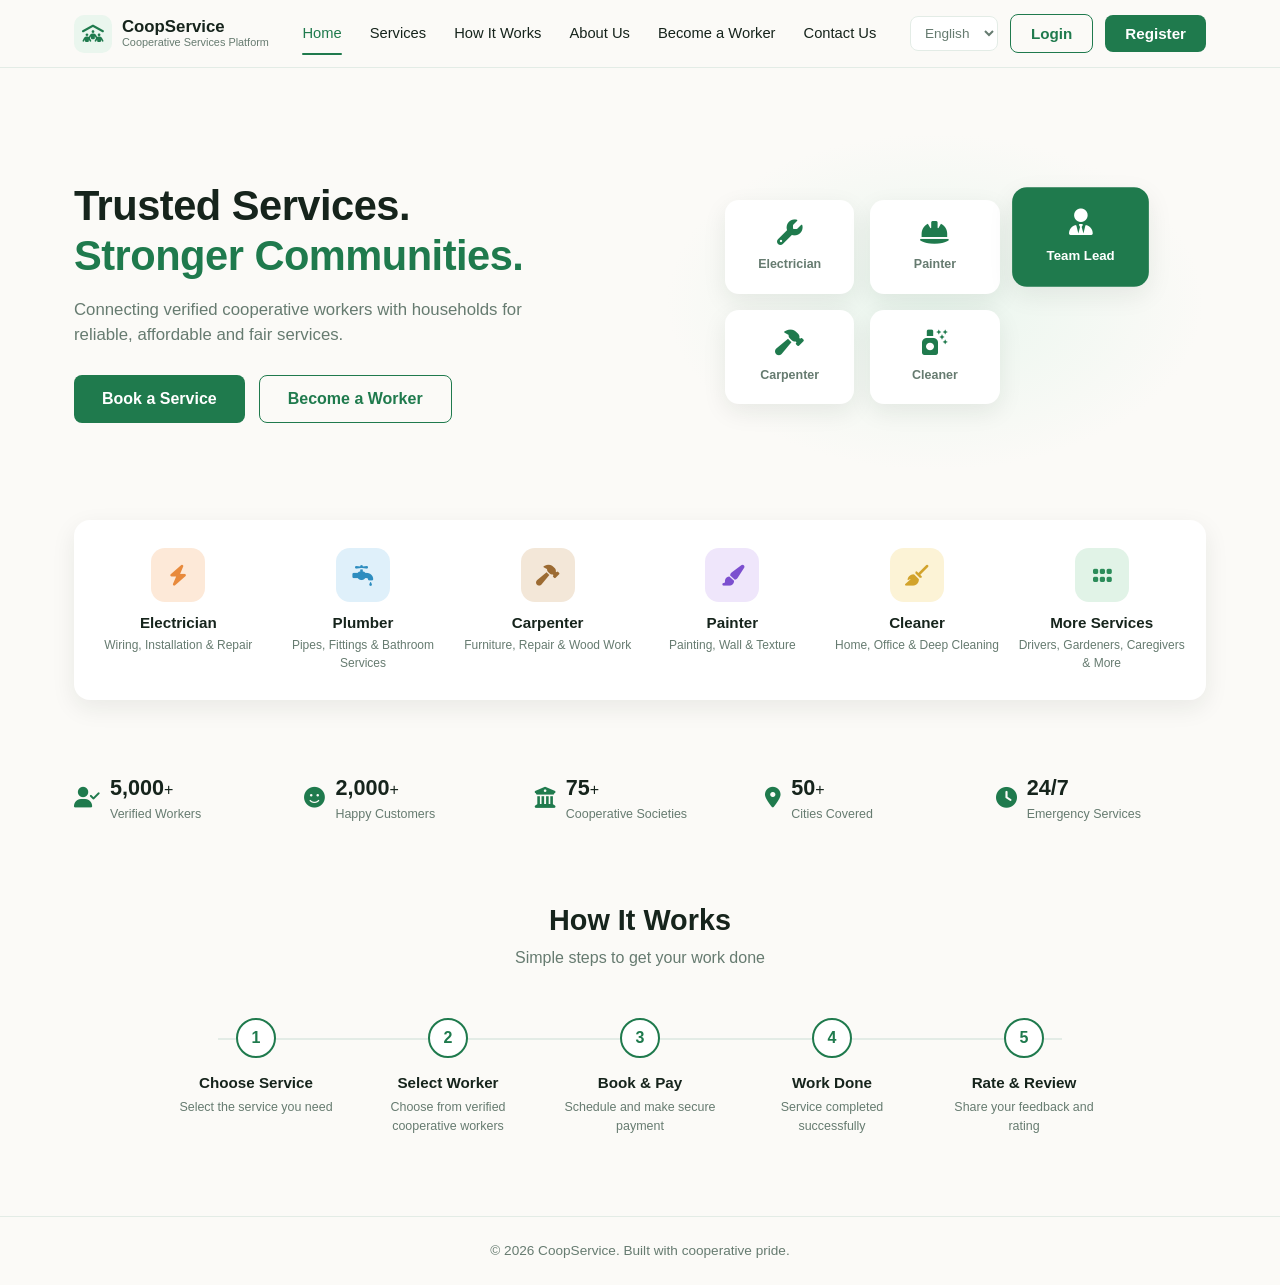
<file: index.html>
<!DOCTYPE html>
<html lang="en">
<head>
<meta charset="UTF-8">
<meta name="viewport" content="width=device-width, initial-scale=1.0">
<title>CoopService — Trusted Services. Stronger Communities.</title>
<link rel="stylesheet" href="style.css">
<link rel="stylesheet" href="https://cdnjs.cloudflare.com/ajax/libs/font-awesome/6.5.1/css/all.min.css">
</head>
<body>

<!-- ===== HEADER ===== -->
<header class="site-header">
  <div class="container header-inner">
    <div class="logo">
      <span class="logo-icon"><i class="fa-solid fa-people-roof"></i></span>
      <div class="logo-text">
        <span class="logo-title">CoopService</span>
        <span class="logo-sub">Cooperative Services Platform</span>
      </div>
    </div>

    <nav class="main-nav" id="mainNav">
      <a href="#home" class="active">Home</a>
      <a href="#services">Services</a>
      <a href="#how-it-works">How It Works</a>
      <a href="#about">About Us</a>
      <a href="#become-worker">Become a Worker</a>
      <a href="#contact">Contact Us</a>
    </nav>

    <div class="header-actions">
      <select class="lang-select" aria-label="Select language">
        <option>English</option>
        <option>हिंदी</option>
        <option>ગુજરાતી</option>
      </select>
      <button class="btn btn-outline">Login</button>
      <button class="btn btn-primary">Register</button>
      <button class="nav-toggle" id="navToggle" aria-label="Toggle menu">
        <i class="fa-solid fa-bars"></i>
      </button>
    </div>
  </div>
</header>

<!-- ===== HERO ===== -->
<section class="hero" id="home">
  <div class="container hero-inner">
    <div class="hero-copy">
      <h1>Trusted Services.<br><span class="text-green">Stronger Communities.</span></h1>
      <p>Connecting verified cooperative workers with households for reliable, affordable and fair services.</p>
      <div class="hero-buttons">
        <button class="btn btn-primary btn-lg">Book a Service</button>
        <button class="btn btn-outline btn-lg">Become a Worker</button>
      </div>
    </div>

    <div class="hero-visual">
      <div class="hero-blob"></div>
      <div class="hero-avatars">
        <div class="avatar-card"><i class="fa-solid fa-wrench"></i><span>Electrician</span></div>
        <div class="avatar-card"><i class="fa-solid fa-hard-hat"></i><span>Painter</span></div>
        <div class="avatar-card lead"><i class="fa-solid fa-user-tie"></i><span>Team Lead</span></div>
        <div class="avatar-card"><i class="fa-solid fa-hammer"></i><span>Carpenter</span></div>
        <div class="avatar-card"><i class="fa-solid fa-spray-can-sparkles"></i><span>Cleaner</span></div>
      </div>
    </div>
  </div>
</section>

<!-- ===== SERVICES ===== -->
<section class="services-strip" id="services">
  <div class="container">
    <div class="services-row" id="servicesRow">
      <div class="service-item">
        <div class="service-icon icon-peach"><i class="fa-solid fa-bolt"></i></div>
        <h3>Electrician</h3>
        <p>Wiring, Installation &amp; Repair</p>
      </div>
      <div class="service-item">
        <div class="service-icon icon-blue"><i class="fa-solid fa-faucet-drip"></i></div>
        <h3>Plumber</h3>
        <p>Pipes, Fittings &amp; Bathroom Services</p>
      </div>
      <div class="service-item">
        <div class="service-icon icon-tan"><i class="fa-solid fa-hammer"></i></div>
        <h3>Carpenter</h3>
        <p>Furniture, Repair &amp; Wood Work</p>
      </div>
      <div class="service-item">
        <div class="service-icon icon-lavender"><i class="fa-solid fa-paintbrush"></i></div>
        <h3>Painter</h3>
        <p>Painting, Wall &amp; Texture</p>
      </div>
      <div class="service-item">
        <div class="service-icon icon-yellow"><i class="fa-solid fa-broom"></i></div>
        <h3>Cleaner</h3>
        <p>Home, Office &amp; Deep Cleaning</p>
      </div>
      <div class="service-item">
        <div class="service-icon icon-green"><i class="fa-solid fa-grip"></i></div>
        <h3>More Services</h3>
        <p>Drivers, Gardeners, Caregivers &amp; More</p>
      </div>
    </div>
  </div>
</section>

<!-- ===== STATS ===== -->
<section class="stats">
  <div class="container stats-row">
    <div class="stat-item">
      <i class="fa-solid fa-user-check"></i>
      <div><span class="stat-num" data-target="5000">0</span>+<p>Verified Workers</p></div>
    </div>
    <div class="stat-item">
      <i class="fa-solid fa-face-smile"></i>
      <div><span class="stat-num" data-target="2000">0</span>+<p>Happy Customers</p></div>
    </div>
    <div class="stat-item">
      <i class="fa-solid fa-building-columns"></i>
      <div><span class="stat-num" data-target="75">0</span>+<p>Cooperative Societies</p></div>
    </div>
    <div class="stat-item">
      <i class="fa-solid fa-location-dot"></i>
      <div><span class="stat-num" data-target="50">0</span>+<p>Cities Covered</p></div>
    </div>
    <div class="stat-item">
      <i class="fa-solid fa-clock"></i>
      <div><span class="stat-num-text">24/7</span><p>Emergency Services</p></div>
    </div>
  </div>
</section>

<!-- ===== HOW IT WORKS ===== -->
<section class="how-it-works" id="how-it-works">
  <div class="container">
    <h2>How It Works</h2>
    <p class="section-sub">Simple steps to get your work done</p>

    <div class="steps-row">
      <div class="step-line"></div>
      <div class="step">
        <div class="step-circle">1</div>
        <h4>Choose Service</h4>
        <p>Select the service you need</p>
      </div>
      <div class="step">
        <div class="step-circle">2</div>
        <h4>Select Worker</h4>
        <p>Choose from verified cooperative workers</p>
      </div>
      <div class="step">
        <div class="step-circle">3</div>
        <h4>Book &amp; Pay</h4>
        <p>Schedule and make secure payment</p>
      </div>
      <div class="step">
        <div class="step-circle">4</div>
        <h4>Work Done</h4>
        <p>Service completed successfully</p>
      </div>
      <div class="step">
        <div class="step-circle">5</div>
        <h4>Rate &amp; Review</h4>
        <p>Share your feedback and rating</p>
      </div>
    </div>
  </div>
</section>

<footer class="site-footer" id="contact">
  <div class="container">
    <p>&copy; 2026 CoopService. Built with cooperative pride.</p>
  </div>
</footer>

<script src="script.js"></script>
</body>
</html>
</file>
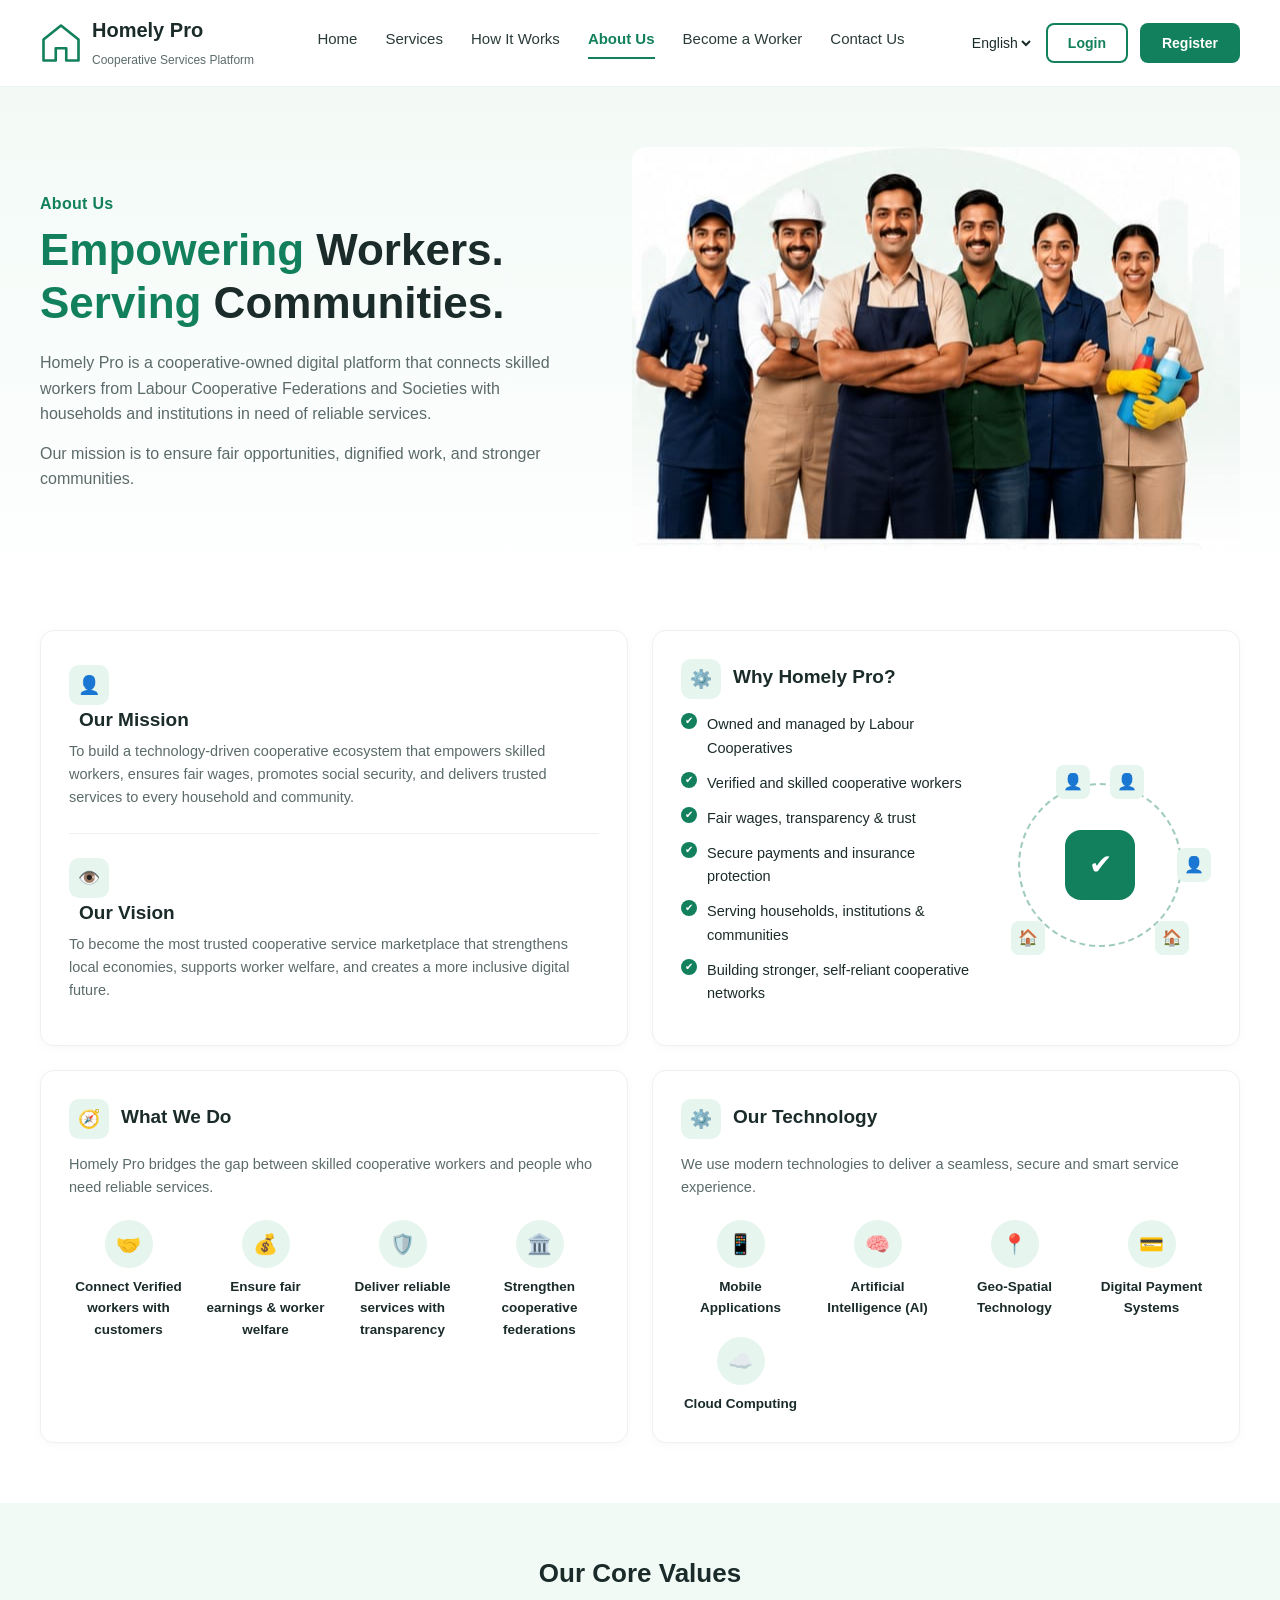
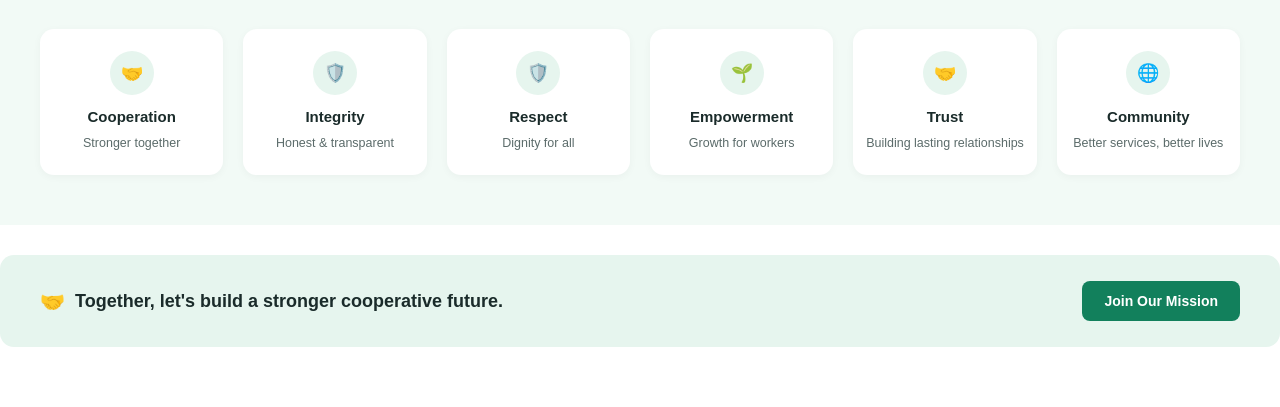
<file: aboutus.html>
<!DOCTYPE html>
<html lang="en">

<head>
    <meta charset="UTF-8">
    <meta name="viewport" content="width=device-width, initial-scale=1.0">
    <title>About Us | Homely Pro</title>
    <link rel="stylesheet" href="aboutus.css">
</head>

<body>

    <!-- ===== NAVBAR ===== -->
    <header class="navbar">
        <div class="nav-container">
            <div class="logo">
                <svg class="logo-icon" viewBox="0 0 48 48" xmlns="http://www.w3.org/2000/svg">
  <path d="M24 4L4 20V44H18V30H30V44H44V20L24 4Z" 
        fill="none" stroke="#12805c" stroke-width="3" 
        stroke-linejoin="round" stroke-linecap="round"/>
</svg>
                <div class="logo-text">
                    <h1>Homely Pro</h1>
                    <span>Cooperative Services Platform</span>
                </div>
            </div>

            <nav class="nav-links">
                <a href="index.html">Home</a>
                <a href="servicelogin.html">Services</a>
                <a href="howitworks.html">How It Works</a>
                <a href="#" class="active">About Us</a>
                <a href="becomeaworker.html">Become a Worker</a>
                <a href="contactus.html">Contact Us</a>
            </nav>

            <div class="nav-actions">
                <select class="lang-select">
          <option>English</option>
          <option>हिन्दी</option>
        </select>
                <button class="btn btn-outline" onclick="window.location.href='login.html'">Login</button>
                <button class="btn btn-solid">Register</button>
            </div>
        </div>
    </header>

    <!-- ===== HERO SECTION ===== -->
    <section class="hero">
        <div class="hero-container">
            <div class="hero-text">
                <p class="eyebrow">About Us</p>
                <h2 class="hero-heading">
                    <span class="highlight">Empowering</span> Workers.<br>
                    <span class="highlight">Serving</span> Communities.
                </h2>
                <p class="hero-desc">
                    Homely Pro is a cooperative-owned digital platform that connects skilled workers from Labour Cooperative Federations and Societies with households and institutions in need of reliable services.
                </p>
                <p class="hero-desc">
                    Our mission is to ensure fair opportunities, dignified work, and stronger communities.
                </p>
            </div>

            <div class="hero-image">
                <!-- Local image: place your workers photo inside the "images" folder
             and update the file name below if needed -->
                <img src="worker.jpeg" alt="Homely Pro skilled workers team">
            </div>
        </div>
    </section>

    <!-- ===== MISSION / WHY US ===== -->
    <section class="info-grid">

        <div class="card">
            <div class="card-block">
                <div class="card-icon">👤</div>
                <h3>Our Mission</h3>
                <p>To build a technology-driven cooperative ecosystem that empowers skilled workers, ensures fair wages, promotes social security, and delivers trusted services to every household and community.</p>
            </div>
            <hr>
            <div class="card-block">
                <div class="card-icon">👁️</div>
                <h3>Our Vision</h3>
                <p>To become the most trusted cooperative service marketplace that strengthens local economies, supports worker welfare, and creates a more inclusive digital future.</p>
            </div>
        </div>

        <div class="card">
            <div class="card-header">
                <div class="card-icon">⚙️</div>
                <h3>Why Homely Pro?</h3>
            </div>
            <div class="why-content">
                <ul class="check-list">
                    <li>Owned and managed by Labour Cooperatives</li>
                    <li>Verified and skilled cooperative workers</li>
                    <li>Fair wages, transparency &amp; trust</li>
                    <li>Secure payments and insurance protection</li>
                    <li>Serving households, institutions &amp; communities</li>
                    <li>Building stronger, self-reliant cooperative networks</li>
                </ul>
                <div class="why-graphic">
                    <div class="shield">✔</div>
                    <span class="node node-1">👤</span>
                    <span class="node node-2">👤</span>
                    <span class="node node-3">🏠</span>
                    <span class="node node-4">🏠</span>
                    <span class="node node-5">👤</span>
                </div>
            </div>
        </div>

        <div class="card">
            <div class="card-header">
                <div class="card-icon">🧭</div>
                <h3>What We Do</h3>
            </div>
            <p>Homely Pro bridges the gap between skilled cooperative workers and people who need reliable services.</p>
            <div class="feature-row">
                <div class="feature-item">
                    <div class="feature-icon">🤝</div>
                    <p>Connect Verified workers with customers</p>
                </div>
                <div class="feature-item">
                    <div class="feature-icon">💰</div>
                    <p>Ensure fair earnings &amp; worker welfare</p>
                </div>
                <div class="feature-item">
                    <div class="feature-icon">🛡️</div>
                    <p>Deliver reliable services with transparency</p>
                </div>
                <div class="feature-item">
                    <div class="feature-icon">🏛️</div>
                    <p>Strengthen cooperative federations</p>
                </div>
            </div>
        </div>

        <div class="card">
            <div class="card-header">
                <div class="card-icon">⚙️</div>
                <h3>Our Technology</h3>
            </div>
            <p>We use modern technologies to deliver a seamless, secure and smart service experience.</p>
            <div class="feature-row">
                <div class="feature-item">
                    <div class="feature-icon">📱</div>
                    <p>Mobile Applications</p>
                </div>
                <div class="feature-item">
                    <div class="feature-icon">🧠</div>
                    <p>Artificial Intelligence (AI)</p>
                </div>
                <div class="feature-item">
                    <div class="feature-icon">📍</div>
                    <p>Geo-Spatial Technology</p>
                </div>
                <div class="feature-item">
                    <div class="feature-icon">💳</div>
                    <p>Digital Payment Systems</p>
                </div>
                <div class="feature-item">
                    <div class="feature-icon">☁️</div>
                    <p>Cloud Computing</p>
                </div>
            </div>
        </div>
    </section>

    <!-- ===== CORE VALUES ===== -->
    <section class="values">
        <h2>Our Core Values</h2>
        <div class="values-grid">
            <div class="value-item">
                <div class="value-icon">🤝</div>
                <h4>Cooperation</h4>
                <p>Stronger together</p>
            </div>
            <div class="value-item">
                <div class="value-icon">🛡️</div>
                <h4>Integrity</h4>
                <p>Honest &amp; transparent</p>
            </div>
            <div class="value-item">
                <div class="value-icon">🛡️</div>
                <h4>Respect</h4>
                <p>Dignity for all</p>
            </div>
            <div class="value-item">
                <div class="value-icon">🌱</div>
                <h4>Empowerment</h4>
                <p>Growth for workers</p>
            </div>
            <div class="value-item">
                <div class="value-icon">🤝</div>
                <h4>Trust</h4>
                <p>Building lasting relationships</p>
            </div>
            <div class="value-item">
                <div class="value-icon">🌐</div>
                <h4>Community</h4>
                <p>Better services, better lives</p>
            </div>
        </div>
    </section>

    <!-- ===== CTA BANNER ===== -->
    <section class="cta-banner">
        <p><span class="cta-icon">🤝</span> Together, let's build a stronger cooperative future.</p>
        <button class="btn btn-solid" id="joinBtn">Join Our Mission</button>
    </section>

    <script src="aboutus.js"></script>
</body>

</html>
</file>
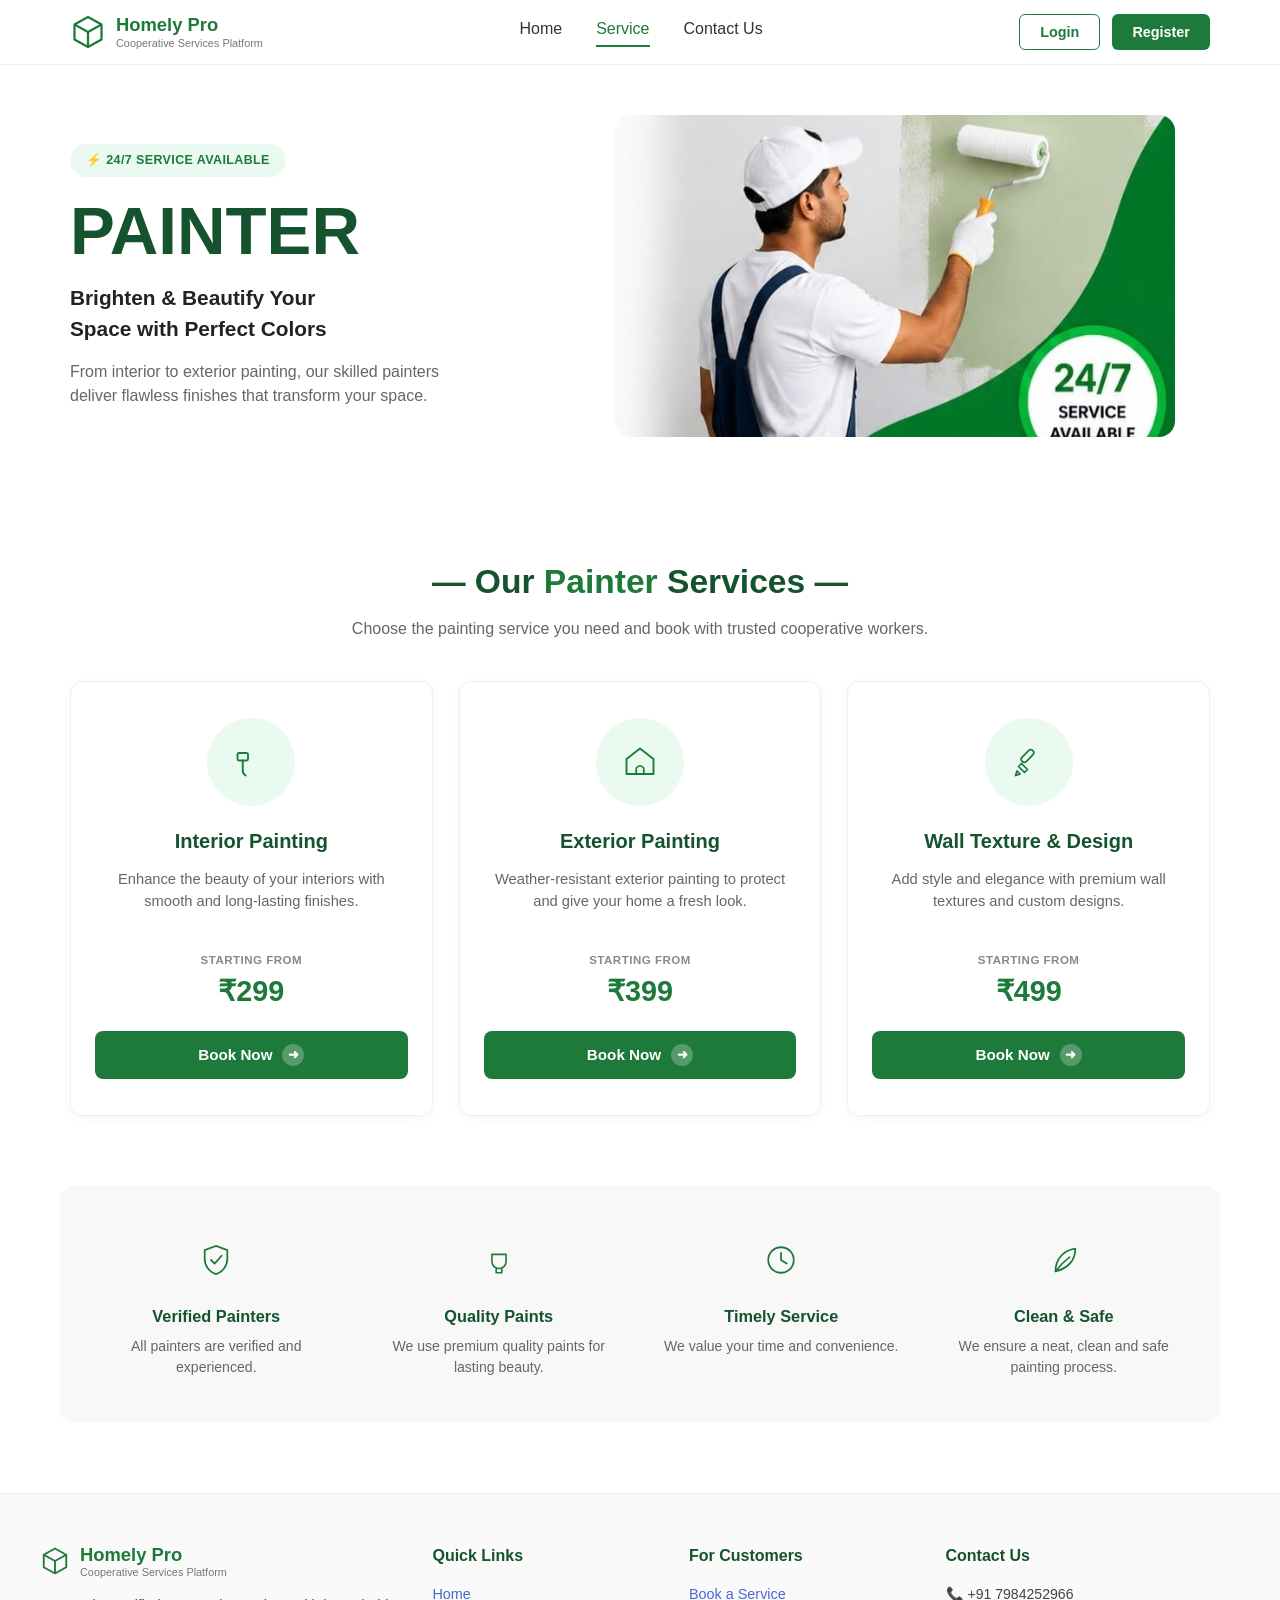
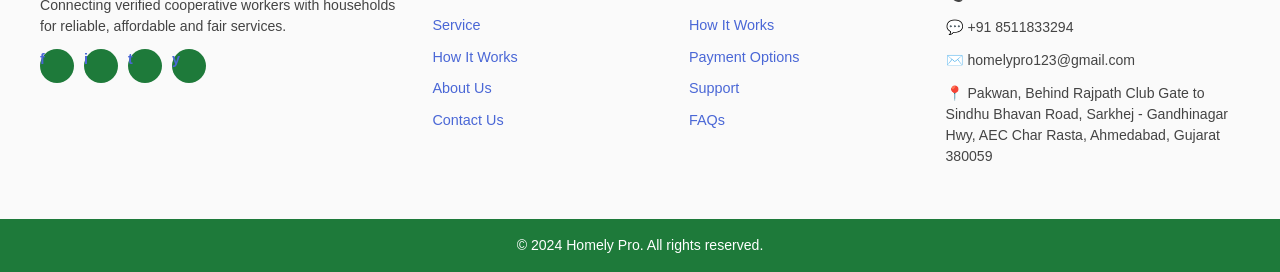
<file: painter.html>
<!DOCTYPE html>
<html lang="en">
<head>
<meta charset="UTF-8">
<meta name="viewport" content="width=device-width, initial-scale=1.0">
<title>Homely Pro | Painter Service</title>
<link rel="stylesheet" href="painter.css">
</head>
<body>

  <!-- Header -->
  <header class="navbar">
    <div class="nav-container">
      <div class="logo">
        <svg width="36" height="36" viewBox="0 0 24 24" fill="none" xmlns="http://www.w3.org/2000/svg">
          <path d="M12 2L3 7V17L12 22L21 17V7L12 2Z" stroke="#1e7a3a" stroke-width="1.5" stroke-linejoin="round"/>
          <path d="M12 22V12M12 12L21 7M12 12L3 7" stroke="#1e7a3a" stroke-width="1.5" stroke-linejoin="round"/>
        </svg>
        <div class="logo-text">
          <span class="logo-title">Homely Pro</span>
          <span class="logo-sub">Cooperative Services Platform</span>
        </div>
      </div>

      <nav class="nav-links">
        <a href="index.html" class="nav-link">Home</a>
        <a href="servicelogin.html" class="nav-link active">Service</a>
        <a href="contactus.html" class="nav-link">Contact Us</a>
      </nav>

      <div class="nav-actions">
        <button class="btn btn-outline" id="loginBtn">Login</button>
        <button class="btn btn-filled" id="registerBtn">Register</button>
      </div>
    </div>
  </header>

  <!-- Hero -->
  <section class="hero">
    <div class="hero-left">
      <span class="badge">⚡ 24/7 SERVICE AVAILABLE</span>
      <h1 class="hero-title">PAINTER</h1>
      <p class="hero-subtitle">Brighten &amp; Beautify Your<br>Space with Perfect Colors</p>
      <p class="hero-desc">From interior to exterior painting, our skilled painters deliver flawless finishes that transform your space.</p>
    </div>

    <div class="hero-right">
      <div class="hero-image-wrap">
        <img src="painter.jpeg" alt="Painter rolling paint on a wall" class="hero-image" id="heroImage">
        
        
      </div>
    </div>
  </section>

  <!-- Services -->
  <section class="services">
    <h2 class="section-title">— Our <span class="highlight">Painter</span> Services —</h2>
    <p class="section-subtitle">Choose the painting service you need and book with trusted cooperative workers.</p>

    <div class="services-grid" id="servicesGrid">

      <div class="service-card" data-service="Interior Painting" data-price="299">
        <div class="service-icon">
          <svg viewBox="0 0 64 64" width="48" height="48">
            <rect x="14" y="20" width="14" height="10" rx="2" fill="none" stroke="#1e7a3a" stroke-width="2.5"/>
            <path d="M21 30 V44" stroke="#1e7a3a" stroke-width="2.5" stroke-linecap="round"/>
            <path d="M21 44 C21 48 25 50 25 50" fill="none" stroke="#1e7a3a" stroke-width="2.5" stroke-linecap="round"/>
          </svg>
        </div>
        <h3 class="service-name">Interior Painting</h3>
        <p class="service-desc">Enhance the beauty of your interiors with smooth and long-lasting finishes.</p>
        <span class="service-label">STARTING FROM</span>
        <span class="service-price">₹299</span>
        <button class="btn-book" data-service="Interior Painting" data-price="299">Book Now <span class="arrow">➜</span></button>
      </div>

      <div class="service-card" data-service="Exterior Painting" data-price="399">
        <div class="service-icon">
          <svg viewBox="0 0 64 64" width="48" height="48">
            <path d="M32 14 L50 28 V48 H14 V28 Z" fill="none" stroke="#1e7a3a" stroke-width="2.5" stroke-linejoin="round"/>
            <path d="M27 40 Q32 34 37 40 V48 H27 Z" fill="none" stroke="#1e7a3a" stroke-width="2.3" stroke-linejoin="round"/>
          </svg>
        </div>
        <h3 class="service-name">Exterior Painting</h3>
        <p class="service-desc">Weather-resistant exterior painting to protect and give your home a fresh look.</p>
        <span class="service-label">STARTING FROM</span>
        <span class="service-price">₹399</span>
        <button class="btn-book" data-service="Exterior Painting" data-price="399">Book Now <span class="arrow">➜</span></button>
      </div>

      <div class="service-card" data-service="Wall Texture & Design" data-price="499">
        <div class="service-icon">
          <svg viewBox="0 0 64 64" width="48" height="48">
            <rect x="26" y="14" width="8" height="20" rx="4" transform="rotate(45 30 24)" fill="none" stroke="#1e7a3a" stroke-width="2.3"/>
            <path d="M22 34 L30 42 L26 46 L18 38 Z" fill="none" stroke="#1e7a3a" stroke-width="2.3" stroke-linejoin="round"/>
            <path d="M16 44 L20 48 L14 50 Z" fill="none" stroke="#1e7a3a" stroke-width="2.3" stroke-linejoin="round"/>
          </svg>
        </div>
        <h3 class="service-name">Wall Texture &amp; Design</h3>
        <p class="service-desc">Add style and elegance with premium wall textures and custom designs.</p>
        <span class="service-label">STARTING FROM</span>
        <span class="service-price">₹499</span>
        <button class="btn-book" data-service="Wall Texture & Design" data-price="499">Book Now <span class="arrow">➜</span></button>
      </div>

    </div>
  </section>

  <!-- Features -->
  <section class="features">
    <div class="feature">
      <div class="feature-icon">
        <svg viewBox="0 0 48 48" width="34" height="34"><path d="M24 4 L40 10 V22 C40 33 33 41 24 44 C15 41 8 33 8 22 V10 Z" fill="none" stroke="#1e7a3a" stroke-width="2.5"/><path d="M17 24 L22 29 L32 18" fill="none" stroke="#1e7a3a" stroke-width="2.5" stroke-linecap="round" stroke-linejoin="round"/></svg>
      </div>
      <h4>Verified Painters</h4>
      <p>All painters are verified and experienced.</p>
    </div>

    <div class="feature">
      <div class="feature-icon">
        <svg viewBox="0 0 48 48" width="34" height="34"><path d="M14 16 H34 V26 C34 32 29 36 24 36 C19 36 14 32 14 26 Z" fill="none" stroke="#1e7a3a" stroke-width="2.3" stroke-linejoin="round"/><path d="M20 36 V42 H28 V36" fill="none" stroke="#1e7a3a" stroke-width="2.3" stroke-linejoin="round"/></svg>
      </div>
      <h4>Quality Paints</h4>
      <p>We use premium quality paints for lasting beauty.</p>
    </div>

    <div class="feature">
      <div class="feature-icon">
        <svg viewBox="0 0 48 48" width="34" height="34"><circle cx="24" cy="24" r="18" fill="none" stroke="#1e7a3a" stroke-width="2.5"/><path d="M24 14 V24 L32 29" fill="none" stroke="#1e7a3a" stroke-width="2.5" stroke-linecap="round"/></svg>
      </div>
      <h4>Timely Service</h4>
      <p>We value your time and convenience.</p>
    </div>

    <div class="feature">
      <div class="feature-icon">
        <svg viewBox="0 0 48 48" width="34" height="34"><path d="M12 40 C12 22 24 10 40 8 C40 24 30 36 12 40 Z" fill="none" stroke="#1e7a3a" stroke-width="2.5" stroke-linejoin="round"/><path d="M12 40 C18 32 24 26 32 20" fill="none" stroke="#1e7a3a" stroke-width="2.3" stroke-linecap="round"/></svg>
      </div>
      <h4>Clean &amp; Safe</h4>
      <p>We ensure a neat, clean and safe painting process.</p>
    </div>
  </section>

  <!-- Footer -->
  <footer class="footer">
    <div class="footer-grid">
      <div class="footer-col footer-brand">
        <div class="logo">
          <svg width="30" height="30" viewBox="0 0 24 24" fill="none" xmlns="http://www.w3.org/2000/svg">
            <path d="M12 2L3 7V17L12 22L21 17V7L12 2Z" stroke="#1e7a3a" stroke-width="1.5" stroke-linejoin="round"/>
            <path d="M12 22V12M12 12L21 7M12 12L3 7" stroke="#1e7a3a" stroke-width="1.5" stroke-linejoin="round"/>
          </svg>
          <div class="logo-text">
            <span class="logo-title">Homely Pro</span>
            <span class="logo-sub">Cooperative Services Platform</span>
          </div>
        </div>
        <p>Connecting verified cooperative workers with households for reliable, affordable and fair services.</p>
        <div class="socials">
          <a href="#" aria-label="Facebook">f</a>
          <a href="#" aria-label="Instagram">i</a>
          <a href="#" aria-label="Twitter">t</a>
          <a href="#" aria-label="YouTube">y</a>
        </div>
      </div>

      <div class="footer-col">
        <h5>Quick Links</h5>
        <a href="index.html">Home</a>
        <a href="servicelogin.html">Service</a>
        <a href="howitworks.html">How It Works</a>
        <a href="aboutus.html">About Us</a>
        <a href="contactus.html">Contact Us</a>
      </div>

      <div class="footer-col">
        <h5>For Customers</h5>
        <a href="becomeaworker.html">Book a Service</a>
        <a href="howitworks.html">How It Works</a>
        <a href="#">Payment Options</a>
        <a href="#">Support</a>
        <a href="#">FAQs</a>
      </div>

      <div class="footer-col">
        <h5>Contact Us</h5>
        <p>📞 +91 7984252966</p>
        <p>💬 +91 8511833294</p>
        <p>✉️ homelypro123@gmail.com</p>
        <p>📍 Pakwan, Behind Rajpath Club Gate to Sindhu Bhavan Road, Sarkhej - Gandhinagar Hwy, AEC Char Rasta, Ahmedabad, Gujarat 380059</p>
      </div>
    </div>

    <div class="footer-bottom">© 2024 Homely Pro. All rights reserved.</div>
  </footer>

  <script src="painter.js"></script>
</body>
</html>
</file>
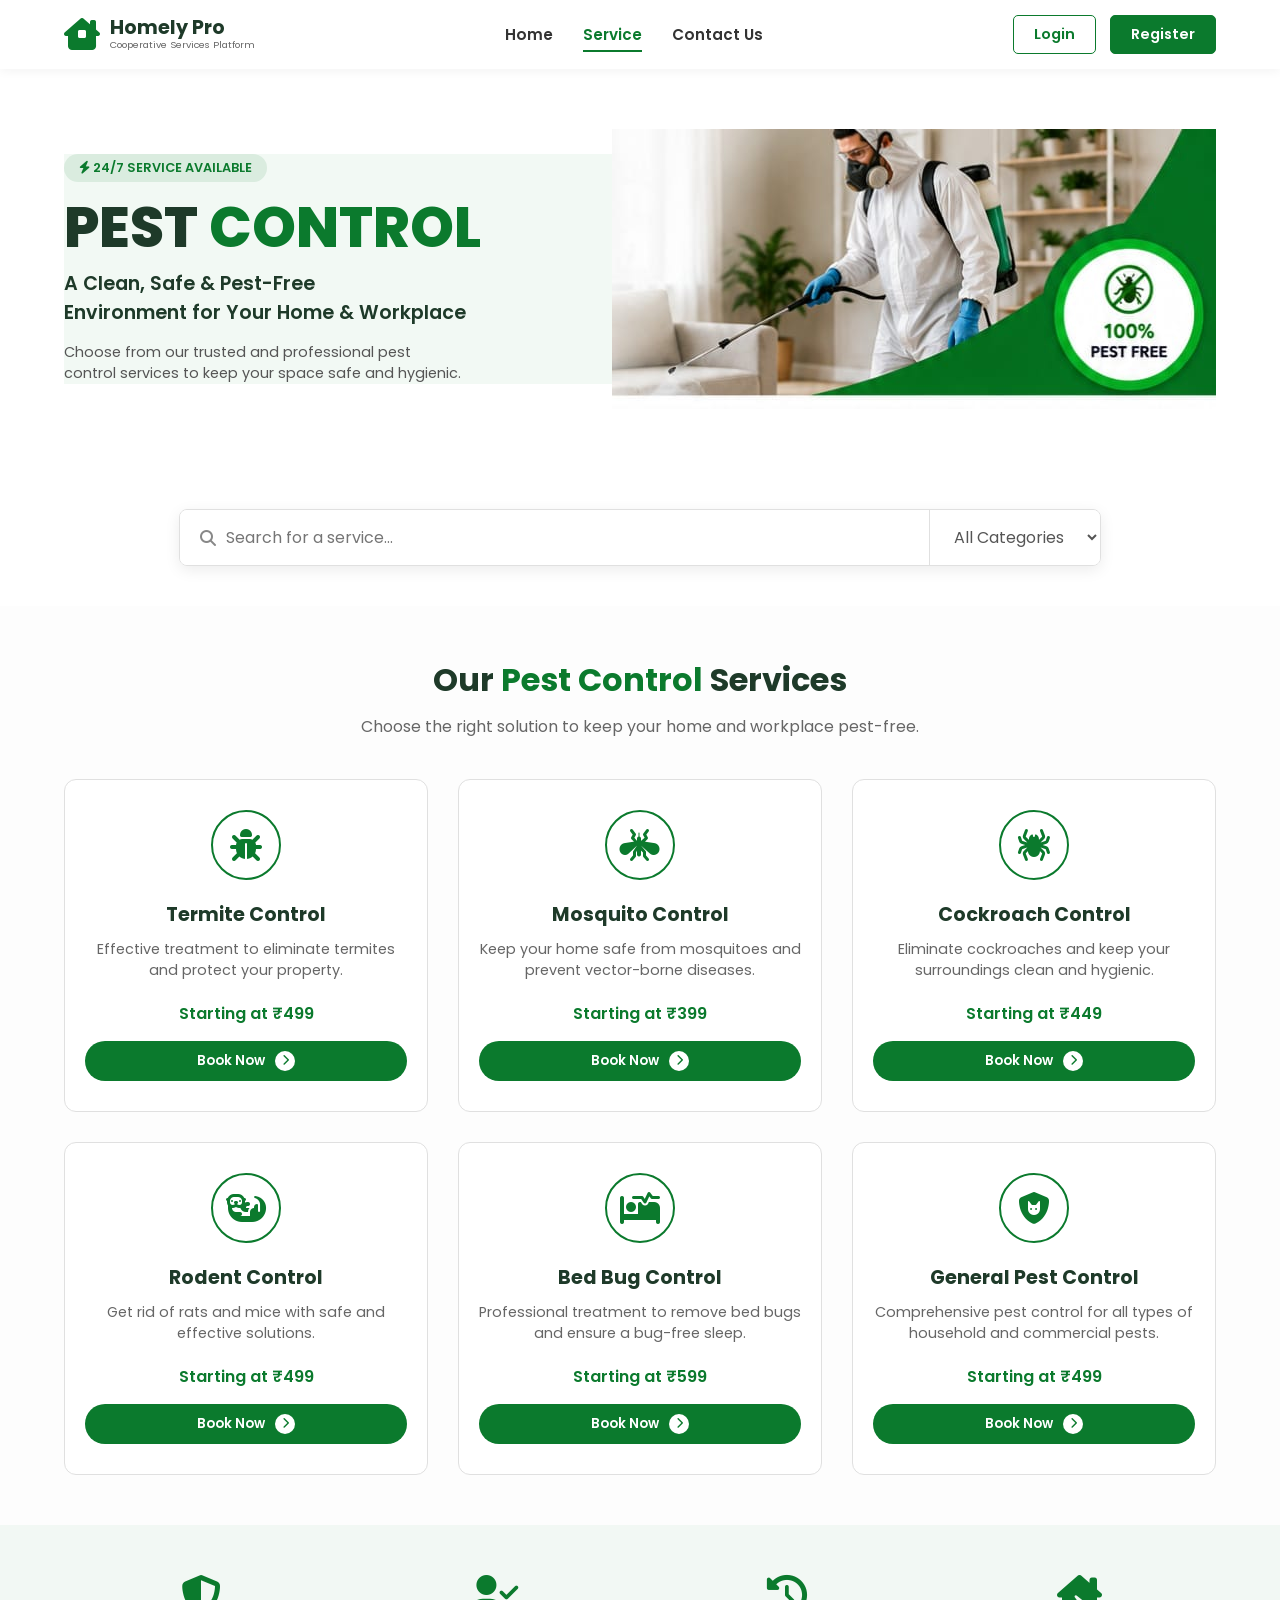
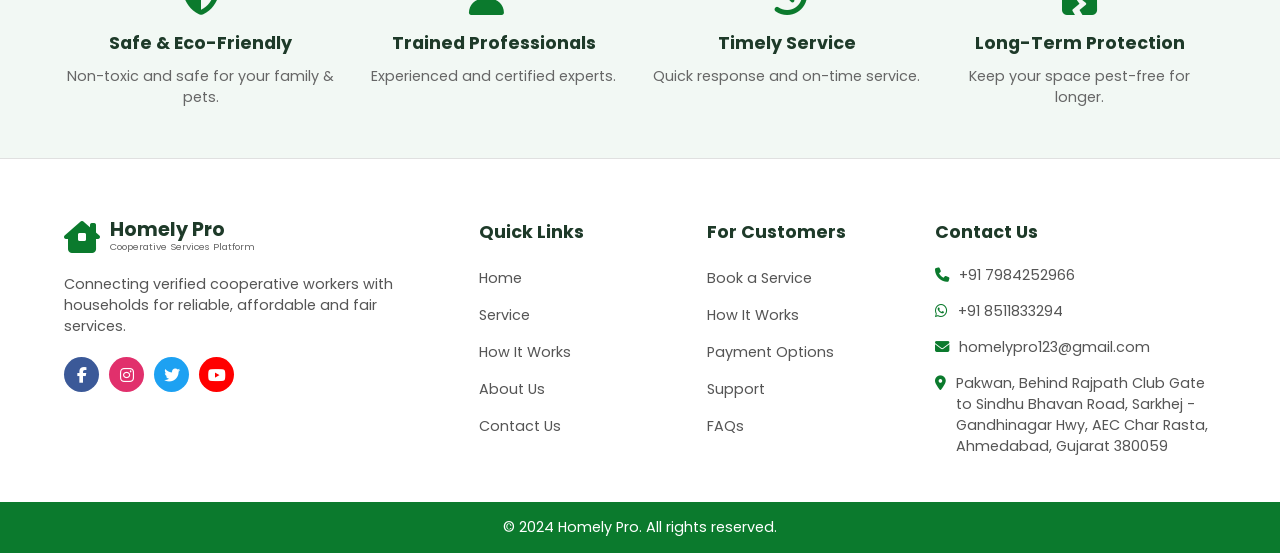
<file: pestcontrolservice.html>
<!DOCTYPE html>
<html lang="en">
<head>
    <meta charset="UTF-8">
    <meta name="viewport" content="width=device-width, initial-scale=1.0">
    <title>Homely Pro - Pest Control Service</title>
    <link rel="stylesheet" href="pestcontrolservice.css">
    <link rel="stylesheet" href="https://cdnjs.cloudflare.com/ajax/libs/font-awesome/6.4.0/css/all.min.css">
    <link href="https://fonts.googleapis.com/css2?family=Poppins:wght@300;400;500;600;700;800&display=swap" rel="stylesheet">
</head>
<body>

    <!-- Header -->
    <header class="header">
        <div class="logo">
            <i class="fa-solid fa-house-chimney-window"></i>
            <div>
                <h1>Homely Pro</h1>
                <p>Cooperative Services Platform</p>
            </div>
        </div>
        <nav class="nav">
            <ul>
                <li><a href="index.html">Home</a></li>
                <li><a href="servicelogin.html" class="active">Service</a></li>
                <li><a href="contactus.html">Contact Us</a></li>
            </ul>
        </nav>
        <div class="auth-buttons">
            <button class="btn-login">Login</button>
            <button class="btn-register">Register</button>
        </div>
    </header>

    <!-- Hero Section -->
    <section class="hero">
        <div class="hero-content">
            <div class="tag"><i class="fa-solid fa-bolt"></i> 24/7 SERVICE AVAILABLE</div>
            <h2>PEST <span>CONTROL</span></h2>
            <h3>A Clean, Safe & Pest-Free<br>Environment for Your Home & Workplace</h3>
            <p>Choose from our trusted and professional pest control services to keep your space safe and hygienic.</p>
        </div>
        <div class="hero-image">
            <img src="pest.jpeg" alt="Pest Control Service"></image>
        </div>
    </section>

    <!-- Search Section -->
    <section class="search-section">
        <div class="search-container">
            <div class="search-box">
                <i class="fa-solid fa-magnifying-glass"></i>
                <input type="text" placeholder="Search for a service...">
            </div>
            <div class="category-select">
                <select>
                    <option>All Categories</option>
                    <option>Pest Control</option>
                </select>
            </div>
        </div>
    </section>

    <!-- Services Section -->
    <section class="services">
        <div class="section-header">
            <h2>Our <span>Pest Control</span> Services</h2>
            <p>Choose the right solution to keep your home and workplace pest-free.</p>
        </div>
        <div class="services-grid">
            <!-- Service Card 1 -->
            <div class="service-card">
                <div class="icon-wrapper"><i class="fa-solid fa-bug"></i></div>
                <h3>Termite Control</h3>
                <p>Effective treatment to eliminate termites and protect your property.</p>
                <div class="price">Starting at ₹499</div>
                <button class="btn-book">Book Now <i class="fa-solid fa-chevron-right"></i></button>
            </div>
            <!-- Service Card 2 -->
            <div class="service-card">
                <div class="icon-wrapper"><i class="fa-solid fa-mosquito"></i></div>
                <h3>Mosquito Control</h3>
                <p>Keep your home safe from mosquitoes and prevent vector-borne diseases.</p>
                <div class="price">Starting at ₹399</div>
                <button class="btn-book">Book Now <i class="fa-solid fa-chevron-right"></i></button>
            </div>
            <!-- Service Card 3 -->
            <div class="service-card">
                <div class="icon-wrapper"><i class="fa-solid fa-spider"></i></div>
                <h3>Cockroach Control</h3>
                <p>Eliminate cockroaches and keep your surroundings clean and hygienic.</p>
                <div class="price">Starting at ₹449</div>
                <button class="btn-book">Book Now <i class="fa-solid fa-chevron-right"></i></button>
            </div>
            <!-- Service Card 4 -->
            <div class="service-card">
                <div class="icon-wrapper"><i class="fa-solid fa-otter"></i></div>
                <h3>Rodent Control</h3>
                <p>Get rid of rats and mice with safe and effective solutions.</p>
                <div class="price">Starting at ₹499</div>
                <button class="btn-book">Book Now <i class="fa-solid fa-chevron-right"></i></button>
            </div>
            <!-- Service Card 5 -->
            <div class="service-card">
                <div class="icon-wrapper"><i class="fa-solid fa-bed-pulse"></i></div>
                <h3>Bed Bug Control</h3>
                <p>Professional treatment to remove bed bugs and ensure a bug-free sleep.</p>
                <div class="price">Starting at ₹599</div>
                <button class="btn-book">Book Now <i class="fa-solid fa-chevron-right"></i></button>
            </div>
            <!-- Service Card 6 -->
            <div class="service-card">
                <div class="icon-wrapper"><i class="fa-solid fa-shield-cat"></i></div>
                <h3>General Pest Control</h3>
                <p>Comprehensive pest control for all types of household and commercial pests.</p>
                <div class="price">Starting at ₹499</div>
                <button class="btn-book">Book Now <i class="fa-solid fa-chevron-right"></i></button>
            </div>
        </div>
    </section>

    <!-- Features Section -->
    <section class="features">
        <div class="feature">
            <i class="fa-solid fa-shield-halved"></i>
            <h4>Safe & Eco-Friendly</h4>
            <p>Non-toxic and safe for your family & pets.</p>
        </div>
        <div class="feature">
            <i class="fa-solid fa-user-check"></i>
            <h4>Trained Professionals</h4>
            <p>Experienced and certified experts.</p>
        </div>
        <div class="feature">
            <i class="fa-solid fa-clock-rotate-left"></i>
            <h4>Timely Service</h4>
            <p>Quick response and on-time service.</p>
        </div>
        <div class="feature">
            <i class="fa-solid fa-house-chimney-crack"></i>
            <h4>Long-Term Protection</h4>
            <p>Keep your space pest-free for longer.</p>
        </div>
    </section>

    <!-- Footer -->
    <footer class="footer">
        <div class="footer-container">
            <div class="footer-col brand-col">
                <div class="logo">
                    <i class="fa-solid fa-house-chimney-window"></i>
                    <div>
                        <h2>Homely Pro</h2>
                        <p>Cooperative Services Platform</p>
                    </div>
                </div>
                <p class="desc">Connecting verified cooperative workers with households for reliable, affordable and fair services.</p>
                <div class="social-links">
                    <a href="#" class="facebook"><i class="fa-brands fa-facebook-f"></i></a>
                    <a href="#" class="instagram"><i class="fa-brands fa-instagram"></i></a>
                    <a href="#" class="twitter"><i class="fa-brands fa-twitter"></i></a>
                    <a href="#" class="youtube"><i class="fa-brands fa-youtube"></i></a>
                </div>
            </div>
            <div class="footer-col">
                <h3>Quick Links</h3>
                <ul>
                    <li><a href="index.html">Home</a></li>
                    <li><a href="servicelogin.html">Service</a></li>
                    <li><a href="howitworks.html">How It Works</a></li>
                    <li><a href="aboutus.html">About Us</a></li>
                    <li><a href="contactus.html">Contact Us</a></li>
                </ul>
            </div>
            <div class="footer-col">
                <h3>For Customers</h3>
                <ul>
                    <li><a href="servicelogin.html">Book a Service</a></li>
                    <li><a href="howitworks.html">How It Works</a></li>
                    <li><a href="#">Payment Options</a></li>
                    <li><a href="#">Support</a></li>
                    <li><a href="#">FAQs</a></li>
                </ul>
            </div>
            <div class="footer-col contact-col">
                <h3>Contact Us</h3>
                <ul>
                    <li><i class="fa-solid fa-phone"></i> +91 7984252966</li>
                    <li><i class="fa-brands fa-whatsapp"></i> +91 8511833294</li>
                    <li><i class="fa-solid fa-envelope"></i> homelypro123@gmail.com</li>
                    <li><i class="fa-solid fa-location-dot"></i> Pakwan, Behind Rajpath Club Gate to Sindhu Bhavan Road, Sarkhej - Gandhinagar Hwy, AEC Char Rasta, Ahmedabad, Gujarat 380059</li>
                </ul>
            </div>
        </div>
    </footer>
    <div class="copyright">
        &copy; 2024 Homely Pro. All rights reserved.
    </div>

    <script src="pestcontrolservice.js"></script>
</body>
</html>
</file>
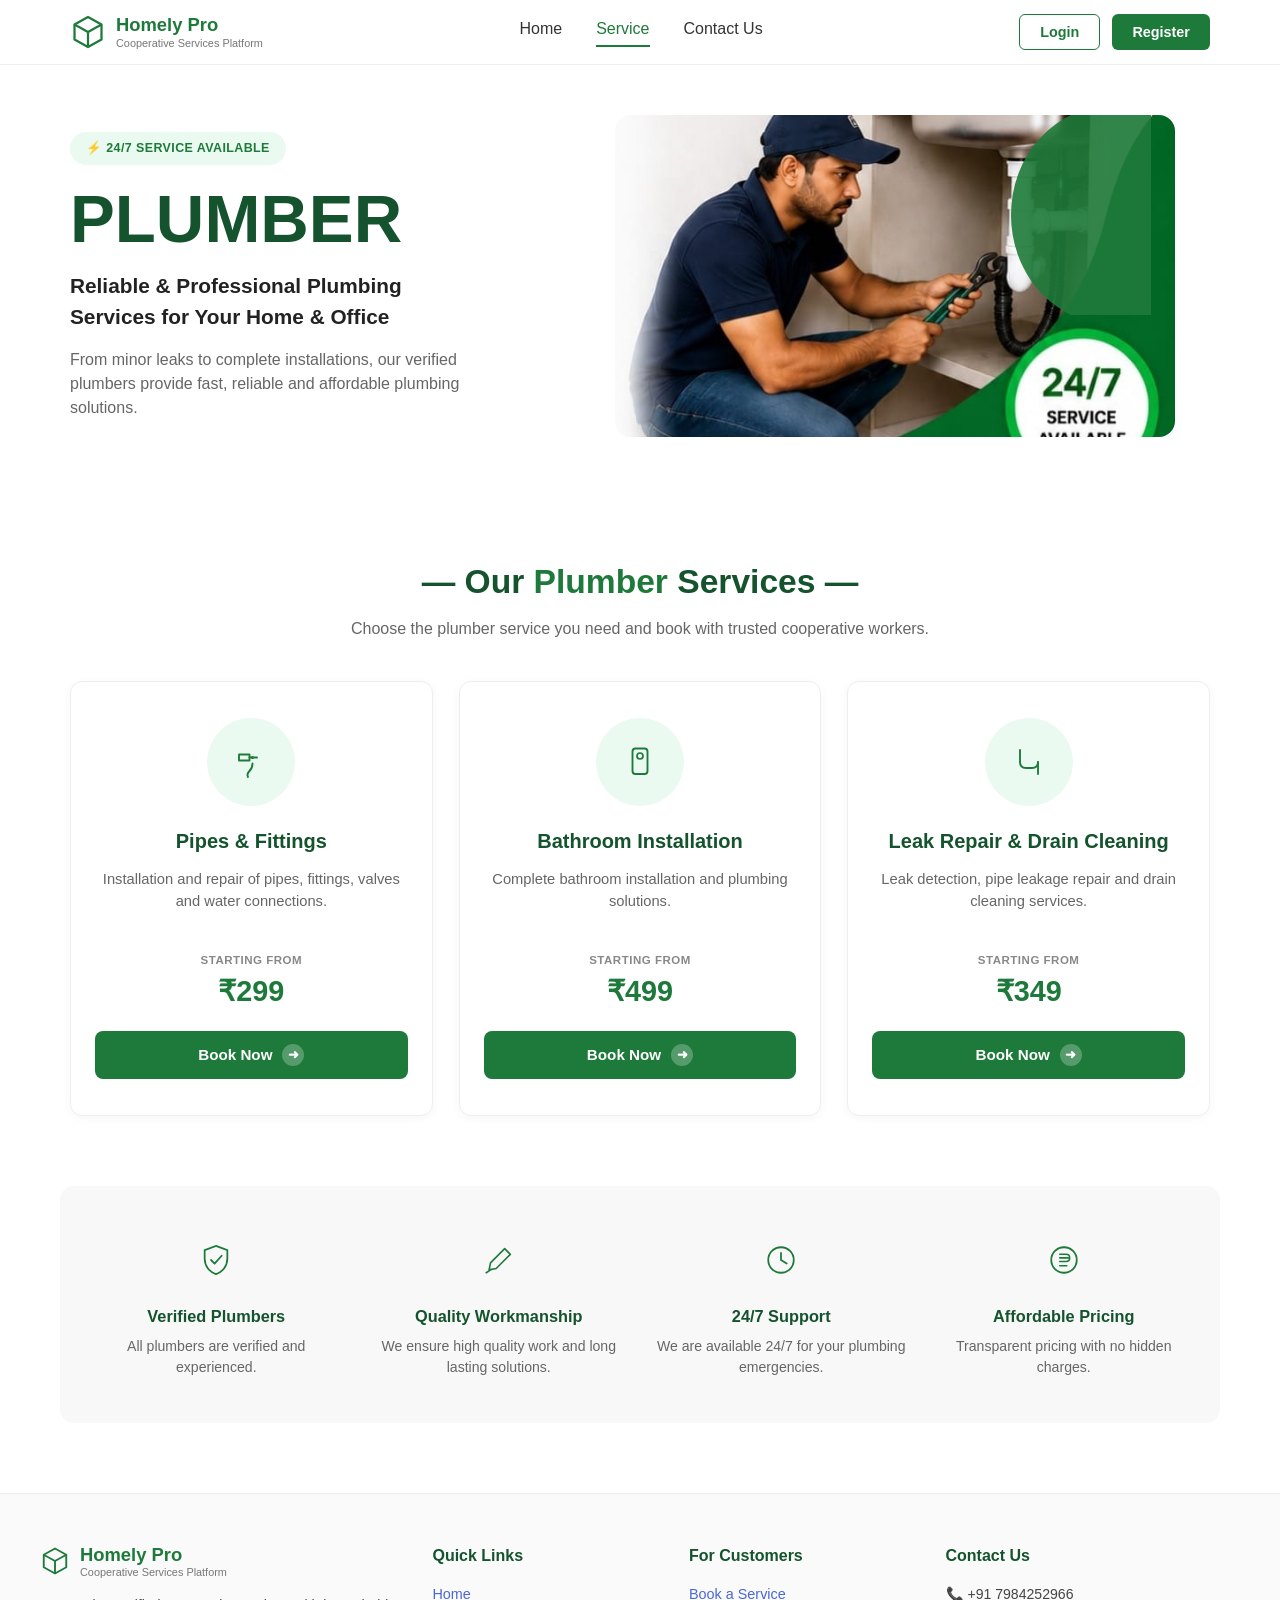
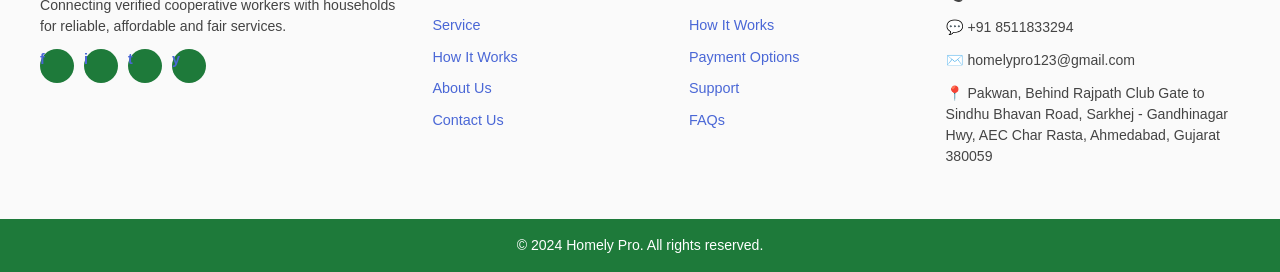
<file: plumber.html>
<!DOCTYPE html>
<html lang="en">
<head>
<meta charset="UTF-8">
<meta name="viewport" content="width=device-width, initial-scale=1.0">
<title>Homely Pro | Plumber Service</title>
<link rel="stylesheet" href="plumber.css">
</head>
<body>

  <!-- Header -->
  <header class="navbar">
    <div class="nav-container">
      <div class="logo">
        <svg width="36" height="36" viewBox="0 0 24 24" fill="none" xmlns="http://www.w3.org/2000/svg">
          <path d="M12 2L3 7V17L12 22L21 17V7L12 2Z" stroke="#1e7a3a" stroke-width="1.5" stroke-linejoin="round"/>
          <path d="M12 22V12M12 12L21 7M12 12L3 7" stroke="#1e7a3a" stroke-width="1.5" stroke-linejoin="round"/>
        </svg>
        <div class="logo-text">
          <span class="logo-title">Homely Pro</span>
          <span class="logo-sub">Cooperative Services Platform</span>
        </div>
      </div>

      <nav class="nav-links">
        <a href="index.html" class="nav-link">Home</a>
        <a href="servicelogin.html" class="nav-link active">Service</a>
        <a href="contactus.html" class="nav-link">Contact Us</a>
      </nav>

      <div class="nav-actions">
        <button class="btn btn-outline" id="loginBtn">Login</button>
        <button class="btn btn-filled" id="registerBtn">Register</button>
      </div>
    </div>
  </header>

  <!-- Hero -->
  <section class="hero">
    <div class="hero-left">
      <span class="badge">⚡ 24/7 SERVICE AVAILABLE</span>
      <h1 class="hero-title">PLUMBER</h1>
      <p class="hero-subtitle">Reliable &amp; Professional Plumbing<br>Services for Your Home &amp; Office</p>
      <p class="hero-desc">From minor leaks to complete installations, our verified plumbers provide fast, reliable and affordable plumbing solutions.</p>
    </div>

    <div class="hero-right">
      <div class="hero-image-wrap">
        <img src="plm.jpeg" alt="..." class="hero-image" id="heroImage">
        <div class="hero-curve"></div>
       
          <span class="hero-badge-text">SERVICE<br>AVAILABLE</span>
        </div>
      </div>
    </div>
  </section>

  <!-- Services -->
  <section class="services">
    <h2 class="section-title">— Our <span class="highlight">Plumber</span> Services —</h2>
    <p class="section-subtitle">Choose the plumber service you need and book with trusted cooperative workers.</p>

    <div class="services-grid" id="servicesGrid">

      <div class="service-card" data-service="Pipes & Fittings" data-price="299">
        <div class="service-icon">
          <svg viewBox="0 0 64 64" width="48" height="48">
            <path d="M16 22 H30 V30 H16 Z" fill="none" stroke="#1e7a3a" stroke-width="2.5" stroke-linejoin="round"/>
            <path d="M30 26 H40" stroke="#1e7a3a" stroke-width="2.5" stroke-linecap="round"/>
            <circle cx="34" cy="26" r="2" fill="#1e7a3a"/>
            <path d="M34 34 Q34 40 30 44 Q26 48 28 52" fill="none" stroke="#1e7a3a" stroke-width="2.5" stroke-linecap="round"/>
          </svg>
        </div>
        <h3 class="service-name">Pipes &amp; Fittings</h3>
        <p class="service-desc">Installation and repair of pipes, fittings, valves and water connections.</p>
        <span class="service-label">STARTING FROM</span>
        <span class="service-price">₹299</span>
        <button class="btn-book" data-service="Pipes & Fittings" data-price="299">Book Now <span class="arrow">➜</span></button>
      </div>

      <div class="service-card" data-service="Bathroom Installation" data-price="499">
        <div class="service-icon">
          <svg viewBox="0 0 64 64" width="48" height="48">
            <rect x="22" y="14" width="20" height="34" rx="4" fill="none" stroke="#1e7a3a" stroke-width="2.5"/>
            <circle cx="32" cy="24" r="4" fill="none" stroke="#1e7a3a" stroke-width="2.3"/>
            <path d="M28 48 H36" stroke="#1e7a3a" stroke-width="2.5" stroke-linecap="round"/>
          </svg>
        </div>
        <h3 class="service-name">Bathroom Installation</h3>
        <p class="service-desc">Complete bathroom installation and plumbing solutions.</p>
        <span class="service-label">STARTING FROM</span>
        <span class="service-price">₹499</span>
        <button class="btn-book" data-service="Bathroom Installation" data-price="499">Book Now <span class="arrow">➜</span></button>
      </div>

      <div class="service-card" data-service="Leak Repair & Drain Cleaning" data-price="349">
        <div class="service-icon">
          <svg viewBox="0 0 64 64" width="48" height="48">
            <path d="M20 16 V32 Q20 40 28 40 H36 Q44 40 44 32" fill="none" stroke="#1e7a3a" stroke-width="2.5" stroke-linecap="round"/>
            <path d="M44 32 V48" stroke="#1e7a3a" stroke-width="2.5" stroke-linecap="round"/>
          </svg>
        </div>
        <h3 class="service-name">Leak Repair &amp; Drain Cleaning</h3>
        <p class="service-desc">Leak detection, pipe leakage repair and drain cleaning services.</p>
        <span class="service-label">STARTING FROM</span>
        <span class="service-price">₹349</span>
        <button class="btn-book" data-service="Leak Repair & Drain Cleaning" data-price="349">Book Now <span class="arrow">➜</span></button>
      </div>

    </div>
  </section>

  <!-- Features -->
  <section class="features">
    <div class="feature">
      <div class="feature-icon">
        <svg viewBox="0 0 48 48" width="34" height="34"><path d="M24 4 L40 10 V22 C40 33 33 41 24 44 C15 41 8 33 8 22 V10 Z" fill="none" stroke="#1e7a3a" stroke-width="2.5"/><path d="M17 24 L22 29 L32 18" fill="none" stroke="#1e7a3a" stroke-width="2.5" stroke-linecap="round" stroke-linejoin="round"/></svg>
      </div>
      <h4>Verified Plumbers</h4>
      <p>All plumbers are verified and experienced.</p>
    </div>

    <div class="feature">
      <div class="feature-icon">
        <svg viewBox="0 0 48 48" width="34" height="34"><path d="M32 8 L40 16 L20 36 L10 38 L12 28 Z" fill="none" stroke="#1e7a3a" stroke-width="2.3" stroke-linejoin="round"/><path d="M6 42 L12 38" stroke="#1e7a3a" stroke-width="2.3" stroke-linecap="round"/></svg>
      </div>
      <h4>Quality Workmanship</h4>
      <p>We ensure high quality work and long lasting solutions.</p>
    </div>

    <div class="feature">
      <div class="feature-icon">
        <svg viewBox="0 0 48 48" width="34" height="34"><circle cx="24" cy="24" r="18" fill="none" stroke="#1e7a3a" stroke-width="2.5"/><path d="M24 14 V24 L32 29" fill="none" stroke="#1e7a3a" stroke-width="2.5" stroke-linecap="round"/></svg>
      </div>
      <h4>24/7 Support</h4>
      <p>We are available 24/7 for your plumbing emergencies.</p>
    </div>

    <div class="feature">
      <div class="feature-icon">
        <svg viewBox="0 0 48 48" width="34" height="34"><circle cx="24" cy="24" r="18" fill="none" stroke="#1e7a3a" stroke-width="2.5"/><path d="M18 16 H27 C30 16 32 18 32 21 C32 24 30 26 27 26 H18 M18 21 H30 M18 32 H28" fill="none" stroke="#1e7a3a" stroke-width="2.2" stroke-linecap="round"/></svg>
      </div>
      <h4>Affordable Pricing</h4>
      <p>Transparent pricing with no hidden charges.</p>
    </div>
  </section>

  <!-- Footer -->
  <footer class="footer">
    <div class="footer-grid">
      <div class="footer-col footer-brand">
        <div class="logo">
          <svg width="30" height="30" viewBox="0 0 24 24" fill="none" xmlns="http://www.w3.org/2000/svg">
            <path d="M12 2L3 7V17L12 22L21 17V7L12 2Z" stroke="#1e7a3a" stroke-width="1.5" stroke-linejoin="round"/>
            <path d="M12 22V12M12 12L21 7M12 12L3 7" stroke="#1e7a3a" stroke-width="1.5" stroke-linejoin="round"/>
          </svg>
          <div class="logo-text">
            <span class="logo-title">Homely Pro</span>
            <span class="logo-sub">Cooperative Services Platform</span>
          </div>
        </div>
        <p>Connecting verified cooperative workers with households for reliable, affordable and fair services.</p>
        <div class="socials">
          <a href="#" aria-label="Facebook">f</a>
          <a href="#" aria-label="Instagram">i</a>
          <a href="#" aria-label="Twitter">t</a>
          <a href="#" aria-label="YouTube">y</a>
        </div>
      </div>

      <div class="footer-col">
        <h5>Quick Links</h5>
        <a href="index.html">Home</a>
        <a href="servicelogin.html">Service</a>
        <a href="howitworks.html">How It Works</a>
        <a href="aboutus.html">About Us</a>
        <a href="contactus.html">Contact Us</a>
      </div>

      <div class="footer-col">
        <h5>For Customers</h5>
        <a href="servicelogin.html">Book a Service</a>
        <a href="howitworks.html">How It Works</a>
        <a href="#">Payment Options</a>
        <a href="#">Support</a>
        <a href="#">FAQs</a>
      </div>

      <div class="footer-col">
        <h5>Contact Us</h5>
        <p>📞 +91 7984252966</p>
        <p>💬 +91 8511833294</p>
        <p>✉️ homelypro123@gmail.com</p>
        <p>📍 Pakwan, Behind Rajpath Club Gate to Sindhu Bhavan Road, Sarkhej - Gandhinagar Hwy, AEC Char Rasta, Ahmedabad, Gujarat 380059</p>
      </div>
    </div>

    <div class="footer-bottom">© 2024 Homely Pro. All rights reserved.</div>
  </footer>

  <script src="plumber.js"></script>
</body>
</html>
</file>
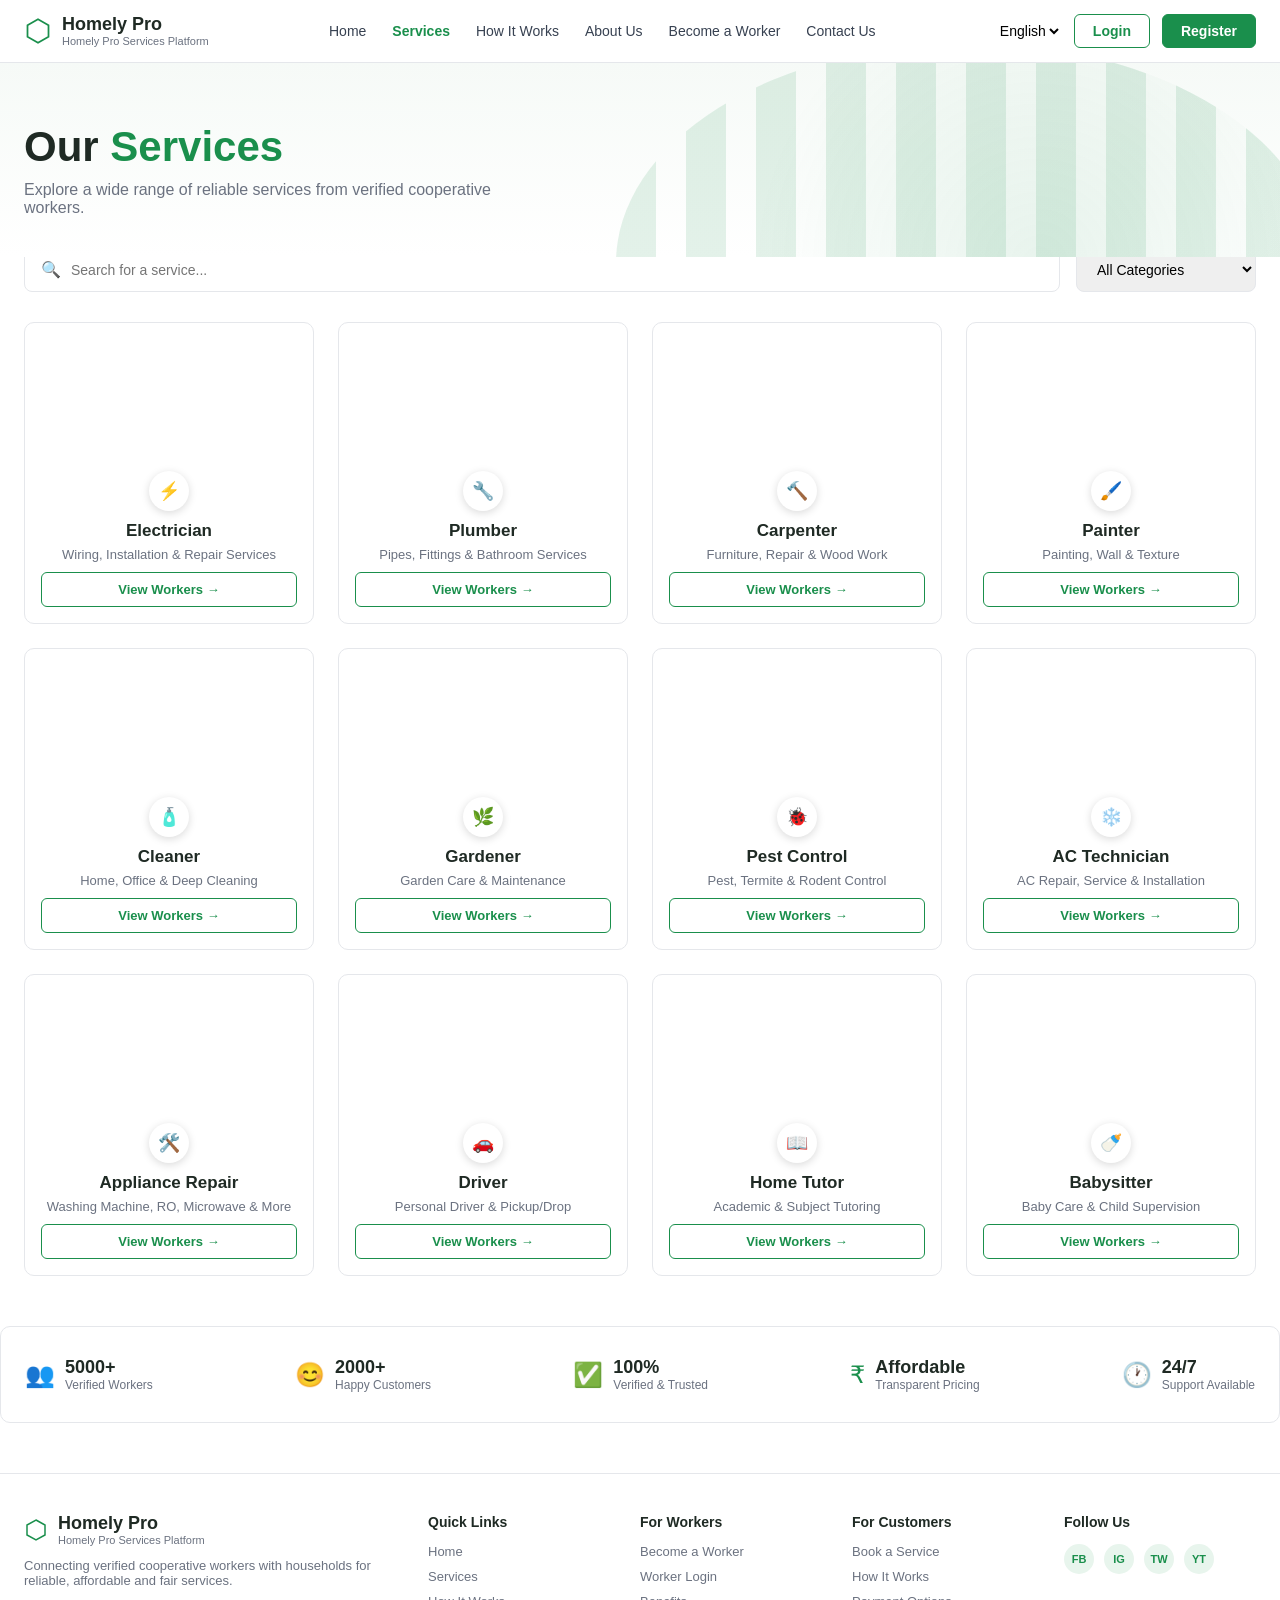
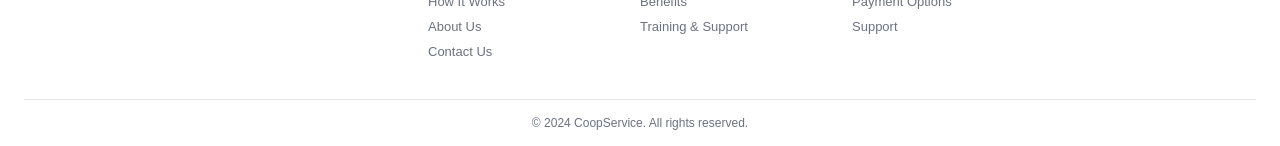
<file: servicelogin.html>
<!DOCTYPE html>
<html lang="en">
<head>
<meta charset="UTF-8">
<meta name="viewport" content="width=device-width, initial-scale=1.0">
<title>CoopService - Our Services</title>
<link rel="stylesheet" href="servicelogin.css">
</head>
<body>

  <!-- Header -->
  <header class="header">
    <div class="header-inner">
      <div class="logo">
        <div class="logo-icon">
          <svg viewBox="0 0 24 24" width="28" height="28" fill="none" stroke="#1a8f4c" stroke-width="1.5">
            <path d="M12 2 L21 7 L21 17 L12 22 L3 17 L3 7 Z"/>
          </svg>
        </div>
        <div class="logo-text">
          <span class="logo-title">Homely Pro</span>
          <span class="logo-subtitle">Homely Pro Services Platform</span>
        </div>
      </div>

      <nav class="nav">
        <a href="index.html">Home</a>
        <a href="servicelogin.html" class="active">Services</a>
        <a href="howitworks.html">How It Works</a>
        <a href="aboutus.html">About Us</a>
        <a href="becomeaworker.html">Become a Worker</a>
        <a href="contactus.html">Contact Us</a>
      </nav>

      <div class="header-actions">
        <select class="lang-select">
          <option>English</option>
          <option>Hindi</option>
        </select>
        <button class="btn btn-outline" id="loginBtn">Login</button>
        <button class="btn btn-solid" id="registerBtn">Register</button>
      </div>
    </div>
  </header>

  <!-- Hero -->
  <section class="hero">
    <div class="hero-inner">
      <h1>Our <span>Services</span></h1>
      <p>Explore a wide range of reliable services from verified cooperative workers.</p>
    </div>
    <div class="hero-skyline" aria-hidden="true"></div>
  </section>

  <!-- Search bar -->
  <section class="search-section">
    <div class="search-bar">
      <span class="search-icon">🔍</span>
      <input type="text" id="searchInput" placeholder="Search for a service...">
    </div>
    <select class="category-select" id="categorySelect">
      <option value="all">All Categories</option>
      <option value="home">Home Services</option>
      <option value="care">Care Services</option>
      <option value="skilled">Skilled Trades</option>
    </select>
  </section>

  <!-- Services Grid -->
  <section class="services-grid" id="servicesGrid">
    <!-- Cards are injected by servicelogin.js -->
  </section>

  <!-- Stats -->
  <section class="stats">
    <div class="stat">
      <span class="stat-icon">👥</span>
      <div><strong>5000+</strong><p>Verified Workers</p></div>
    </div>
    <div class="stat">
      <span class="stat-icon">😊</span>
      <div><strong>2000+</strong><p>Happy Customers</p></div>
    </div>
    <div class="stat">
      <span class="stat-icon">✅</span>
      <div><strong>100%</strong><p>Verified &amp; Trusted</p></div>
    </div>
    <div class="stat">
      <span class="stat-icon">₹</span>
      <div><strong>Affordable</strong><p>Transparent Pricing</p></div>
    </div>
    <div class="stat">
      <span class="stat-icon">🕐</span>
      <div><strong>24/7</strong><p>Support Available</p></div>
    </div>
  </section>

  <!-- Footer -->
  <footer class="footer">
    <div class="footer-inner">
      <div class="footer-col brand-col">
        <div class="logo">
          <div class="logo-icon">
            <svg viewBox="0 0 24 24" width="24" height="24" fill="none" stroke="#1a8f4c" stroke-width="1.5">
              <path d="M12 2 L21 7 L21 17 L12 22 L3 17 L3 7 Z"/>
            </svg>
          </div>
          <div class="logo-text">
            <span class="logo-title">Homely Pro</span>
            <span class="logo-subtitle">Homely Pro Services Platform</span>
          </div>
        </div>
        <p>Connecting verified cooperative workers with households for reliable, affordable and fair services.</p>
      </div>

      <div class="footer-col">
        <h4>Quick Links</h4>
        <a href="index.html">Home</a>
        <a href="servicelogin.html">Services</a>
        <a href="howitworks.html">How It Works</a>
        <a href="aboutus.html">About Us</a>
        <a href="contactus.html">Contact Us</a>
      </div>

      <div class="footer-col">
        <h4>For Workers</h4>
        <a href="becomeaworker.html">Become a Worker</a>
        <a href="becomeaworker.html">Worker Login</a>
        <a href="#">Benefits</a>
        <a href="#">Training &amp; Support</a>
      </div>

      <div class="footer-col">
        <h4>For Customers</h4>
        <a href="servicelogin.html">Book a Service</a>
        <a href="howitworks.html">How It Works</a>
        <a href="#">Payment Options</a>
        <a href="#">Support</a>
      </div>

      <div class="footer-col">
        <h4>Follow Us</h4>
        <div class="social-icons">
          <a href="#">FB</a>
          <a href="#">IG</a>
          <a href="#">TW</a>
          <a href="#">YT</a>
        </div>
      </div>
    </div>
    <div class="footer-bottom">© 2024 CoopService. All rights reserved.</div>
  </footer>

  <script src="servicelogin.js"></script>
</body>
</html>
</file>
<file: style.css>
:root{
  --green-deep:#1F7A4D;
  --green-mid:#2C8C5A;
  --green-bg:#EAF6EE;
  --cream:#FBFAF7;
  --ink:#16241C;
  --muted:#667B70;
  --line:#E3ECE6;

  --peach:#FDE9D8;   --peach-ic:#E88A3C;
  --blue:#DFF0FA;    --blue-ic:#2E8DBF;
  --tan:#F3E7D8;     --tan-ic:#9C6B32;
  --lavender:#EFE6FB; --lavender-ic:#7C4FCF;
  --yellow:#FCF3D6;  --yellow-ic:#D2A32B;
  --lgreen:#E1F3E7;  --lgreen-ic:#2C8C5A;

  --radius:16px;
  --shadow: 0 8px 24px rgba(22,36,28,0.08);
}

*{box-sizing:border-box; margin:0; padding:0;}

body{
  font-family:'Segoe UI', Roboto, Helvetica, Arial, sans-serif;
  color:var(--ink);
  background:var(--cream);
  line-height:1.5;
}

.container{
  max-width:1180px;
  margin:0 auto;
  padding:0 24px;
}

a{text-decoration:none; color:inherit;}
h1,h2,h3,h4{line-height:1.2; font-weight:700;}

.text-green{color:var(--green-deep);}

/* Buttons */
.btn{
  border:none;
  border-radius:8px;
  padding:10px 20px;
  font-weight:600;
  font-size:0.95rem;
  cursor:pointer;
  transition:transform .15s ease, box-shadow .15s ease, background .15s ease;
}
.btn:hover{transform:translateY(-1px);}
.btn-primary{background:var(--green-deep); color:#fff;}
.btn-primary:hover{background:var(--green-mid); box-shadow:0 6px 16px rgba(31,122,77,.3);}
.btn-outline{background:transparent; color:var(--green-deep); border:1.5px solid var(--green-deep);}
.btn-outline:hover{background:var(--green-bg);}
.btn-lg{padding:14px 28px; font-size:1rem;}

/* ===== HEADER ===== */
.site-header{
  position:sticky; top:0; z-index:100;
  background:rgba(251,250,247,0.92);
  backdrop-filter:blur(6px);
  border-bottom:1px solid var(--line);
}
.header-inner{
  display:flex; align-items:center; justify-content:space-between;
  padding:14px 24px;
}
.logo{display:flex; align-items:center; gap:10px;}
.logo-icon{
  width:38px; height:38px; border-radius:10px;
  background:var(--green-bg); color:var(--green-deep);
  display:flex; align-items:center; justify-content:center; font-size:1.1rem;
}
.logo-text{display:flex; flex-direction:column; line-height:1.1;}
.logo-title{font-weight:800; font-size:1.05rem;}
.logo-sub{font-size:0.68rem; color:var(--muted);}

.main-nav{display:flex; gap:28px;}
.main-nav a{font-size:0.92rem; color:var(--ink); font-weight:500; position:relative; padding:4px 0;}
.main-nav a.active, .main-nav a:hover{color:var(--green-deep);}
.main-nav a.active::after{
  content:""; position:absolute; left:0; right:0; bottom:-6px; height:2px;
  background:var(--green-deep); border-radius:2px;
}

.header-actions{display:flex; align-items:center; gap:12px;}
.lang-select{
  border:1px solid var(--line); border-radius:8px; padding:8px 10px;
  font-size:0.85rem; background:#fff; color:var(--muted);
}
.nav-toggle{
  display:none; background:none; border:none; font-size:1.3rem; color:var(--ink); cursor:pointer;
}

/* ===== HERO ===== */
.hero{padding:64px 0 40px;}
.hero-inner{display:flex; align-items:center; gap:48px;}
.hero-copy{flex:1;}
.hero-copy h1{font-size:2.6rem; letter-spacing:-0.5px;}
.hero-copy p{margin-top:16px; color:var(--muted); font-size:1.05rem; max-width:460px;}
.hero-buttons{display:flex; gap:14px; margin-top:28px;}

.hero-visual{flex:1; position:relative; min-height:340px; display:flex; align-items:center; justify-content:center;}
.hero-blob{
  position:absolute; inset:0;
  background:radial-gradient(ellipse at center, var(--green-bg) 0%, rgba(234,246,238,0) 70%);
  border-radius:50%;
}
.hero-avatars{
  position:relative; z-index:1;
  display:grid; grid-template-columns:repeat(3, 1fr); gap:16px;
  width:100%; max-width:420px;
}
.avatar-card{
  background:#fff; border-radius:14px; box-shadow:var(--shadow);
  padding:20px 10px; text-align:center; font-size:0.78rem; color:var(--muted); font-weight:600;
}
.avatar-card i{display:block; font-size:1.6rem; color:var(--green-deep); margin-bottom:10px;}
.avatar-card.lead{
  background:var(--green-deep); color:#fff; transform:translateY(-10px) scale(1.06);
}
.avatar-card.lead i{color:#fff;}

/* ===== SERVICES STRIP ===== */
.services-strip{padding:8px 0 48px;}
.services-row{
  background:#fff; border-radius:var(--radius); box-shadow:var(--shadow);
  display:grid; grid-template-columns:repeat(6, 1fr);
  padding:28px 12px;
}
.service-item{text-align:center; padding:0 8px;}
.service-icon{
  width:54px; height:54px; border-radius:14px;
  display:flex; align-items:center; justify-content:center;
  margin:0 auto 12px; font-size:1.3rem;
}
.icon-peach{background:var(--peach); color:var(--peach-ic);}
.icon-blue{background:var(--blue); color:var(--blue-ic);}
.icon-tan{background:var(--tan); color:var(--tan-ic);}
.icon-lavender{background:var(--lavender); color:var(--lavender-ic);}
.icon-yellow{background:var(--yellow); color:var(--yellow-ic);}
.icon-green{background:var(--lgreen); color:var(--lgreen-ic);}
.service-item h3{font-size:0.95rem; margin-bottom:4px;}
.service-item p{font-size:0.75rem; color:var(--muted);}

/* ===== STATS ===== */
.stats{padding:24px 0 56px;}
.stats-row{
  display:flex; justify-content:space-between; flex-wrap:wrap; gap:20px;
}
.stat-item{display:flex; align-items:center; gap:10px; flex:1; min-width:170px;}
.stat-item i{color:var(--green-deep); font-size:1.3rem;}
.stat-num, .stat-num-text{font-size:1.35rem; font-weight:800;}
.stat-item p{font-size:0.78rem; color:var(--muted);}

/* ===== HOW IT WORKS ===== */
.how-it-works{padding:24px 0 80px; text-align:center;}
.how-it-works h2{font-size:1.8rem;}
.section-sub{color:var(--muted); margin-top:8px; margin-bottom:48px;}

.steps-row{
  position:relative;
  display:flex; justify-content:space-between;
  max-width:960px; margin:0 auto;
}
.step-line{
  position:absolute; top:20px; left:6%; right:6%; height:2px;
  background:var(--line); z-index:0;
}
.step{position:relative; z-index:1; flex:1; padding:0 10px;}
.step-circle{
  width:40px; height:40px; border-radius:50%;
  background:#fff; border:2px solid var(--green-deep); color:var(--green-deep);
  display:flex; align-items:center; justify-content:center;
  font-weight:700; margin:0 auto 16px;
}
.step h4{font-size:0.95rem; margin-bottom:6px;}
.step p{font-size:0.78rem; color:var(--muted);}

/* ===== FOOTER ===== */
.site-footer{
  border-top:1px solid var(--line); padding:24px 0; text-align:center;
  color:var(--muted); font-size:0.85rem;
}

/* ===== RESPONSIVE ===== */
@media (max-width:960px){
  .services-row{grid-template-columns:repeat(3, 1fr); row-gap:24px;}
  .steps-row{flex-wrap:wrap; row-gap:36px;}
  .step-line{display:none;}
  .step{flex:1 1 30%;}
}

@media (max-width:768px){
  .main-nav{
    position:fixed; top:66px; left:0; right:0; background:var(--cream);
    flex-direction:column; padding:20px 24px; gap:16px;
    border-bottom:1px solid var(--line);
    transform:translateY(-150%); opacity:0; visibility:hidden;
    transition:all .25s ease;
  }
  .main-nav.open{transform:translateY(0); opacity:1; visibility:visible;}
  .nav-toggle{display:block;}
  .lang-select{display:none;}
  .hero-inner{flex-direction:column;}
  .hero-copy h1{font-size:2rem;}
  .services-row{grid-template-columns:repeat(2, 1fr);}
  .stats-row{justify-content:flex-start;}
  .step{flex:1 1 45%;}
}

@media (max-width:480px){
  .header-actions .btn-outline{display:none;}
  .services-row{grid-template-columns:1fr 1fr;}
}

@media (prefers-reduced-motion: reduce){
  *{transition:none !important; animation:none !important;}
}
</file>
<file: aboutus.css>
/* ===== RESET & BASE ===== */

* {
    margin: 0;
    padding: 0;
    box-sizing: border-box;
}

:root {
    --green: #12805c;
    --green-dark: #0e6b4c;
    --green-light: #e6f5ee;
    --green-lighter: #f2faf6;
    --text-dark: #1a2b2a;
    --text-gray: #5b6b6a;
    --white: #ffffff;
    --radius: 14px;
}

body {
    font-family: "Segoe UI", Roboto, Arial, sans-serif;
    color: var(--text-dark);
    background: var(--white);
    line-height: 1.6;
}

img {
    max-width: 100%;
    display: block;
}

ul {
    list-style: none;
}

a {
    text-decoration: none;
    color: inherit;
}


/* ===== NAVBAR ===== */

.navbar {
    border-bottom: 1px solid #eef1f0;
    padding: 14px 40px;
}

.nav-container {
    display: flex;
    align-items: center;
    justify-content: space-between;
    max-width: 1400px;
    margin: 0 auto;
    gap: 24px;
}

.logo {
    display: flex;
    align-items: center;
    gap: 10px;
}

.logo-icon {
    width: 42px;
    height: 42px;
    object-fit: contain;
}

.logo-text h1 {
    font-size: 20px;
    font-weight: 800;
    color: var(--text-dark);
}

.logo-text span {
    font-size: 12px;
    color: var(--text-gray);
}

.nav-links {
    display: flex;
    gap: 28px;
    font-size: 15px;
    font-weight: 500;
    color: #2a3b3a;
    flex-wrap: wrap;
}

.nav-links a {
    padding-bottom: 6px;
    border-bottom: 2px solid transparent;
    transition: color 0.2s ease, border-color 0.2s ease;
}

.nav-links a:hover {
    color: var(--green);
}

.nav-links a.active {
    color: var(--green);
    border-bottom-color: var(--green);
    font-weight: 700;
}

.nav-actions {
    display: flex;
    align-items: center;
    gap: 12px;
}

.lang-select {
    border: none;
    background: transparent;
    font-size: 14px;
    color: var(--text-dark);
    cursor: pointer;
}

.btn {
    padding: 10px 20px;
    border-radius: 8px;
    font-size: 14px;
    font-weight: 600;
    cursor: pointer;
    border: 2px solid transparent;
    transition: transform 0.15s ease, box-shadow 0.15s ease, opacity 0.15s ease;
}

.btn-outline {
    background: var(--white);
    border-color: var(--green);
    color: var(--green);
}

.btn-outline:hover {
    background: var(--green-light);
}

.btn-solid {
    background: var(--green);
    color: var(--white);
}

.btn-solid:hover {
    background: var(--green-dark);
    transform: translateY(-1px);
    box-shadow: 0 6px 14px rgba(18, 128, 92, 0.25);
}


/* ===== HERO ===== */

.hero {
    background: linear-gradient(180deg, var(--green-lighter) 0%, var(--white) 100%);
    padding: 60px 40px;
}

.hero-container {
    max-width: 1400px;
    margin: 0 auto;
    display: grid;
    grid-template-columns: 1fr 1.1fr;
    gap: 40px;
    align-items: center;
}

.eyebrow {
    color: var(--green);
    font-weight: 700;
    margin-bottom: 8px;
    letter-spacing: 0.3px;
}

.hero-heading {
    font-size: 44px;
    font-weight: 800;
    line-height: 1.2;
    margin-bottom: 20px;
    color: var(--text-dark);
}

.hero-heading .highlight {
    color: var(--green);
}

.hero-desc {
    color: var(--text-gray);
    font-size: 16px;
    margin-bottom: 14px;
    max-width: 540px;
}

.hero-image img {
    width: 100%;
    border-radius: var(--radius);
    object-fit: cover;
}


/* ===== INFO GRID (cards) ===== */

.info-grid {
    max-width: 1400px;
    margin: 20px auto 60px;
    padding: 0 40px;
    display: grid;
    grid-template-columns: 1fr 1fr;
    gap: 24px;
}

.card {
    border: 1px solid #eef1f0;
    border-radius: var(--radius);
    padding: 28px;
    background: var(--white);
    box-shadow: 0 2px 10px rgba(0, 0, 0, 0.03);
}

.card-header {
    display: flex;
    align-items: center;
    gap: 12px;
    margin-bottom: 14px;
}

.card-block {
    padding: 6px 0;
}

.card-block hr,
.card>hr {
    border: none;
    border-top: 1px solid #eef1f0;
    margin: 18px 0;
}

.card-icon {
    width: 40px;
    height: 40px;
    display: flex;
    align-items: center;
    justify-content: center;
    background: var(--green-light);
    border-radius: 10px;
    font-size: 18px;
    flex-shrink: 0;
}

.card h3 {
    font-size: 19px;
    font-weight: 700;
    margin-bottom: 4px;
}

.card-block h3 {
    display: flex;
    align-items: center;
    gap: 10px;
}

.card-block h3::before {
    content: "";
}

.card p {
    color: var(--text-gray);
    font-size: 14.5px;
}


/* Why Homely Pro layout */

.why-content {
    display: grid;
    grid-template-columns: 1.3fr 1fr;
    gap: 20px;
    align-items: center;
}

.check-list li {
    position: relative;
    padding-left: 26px;
    margin-bottom: 12px;
    font-size: 14.5px;
    color: var(--text-dark);
}

.check-list li::before {
    content: "✔";
    position: absolute;
    left: 0;
    top: 0;
    color: var(--white);
    background: var(--green);
    width: 16px;
    height: 16px;
    border-radius: 50%;
    font-size: 10px;
    display: flex;
    align-items: center;
    justify-content: center;
}

.why-graphic {
    position: relative;
    width: 100%;
    height: 200px;
    display: flex;
    align-items: center;
    justify-content: center;
}

.why-graphic::before {
    content: "";
    position: absolute;
    width: 160px;
    height: 160px;
    border: 2px dashed var(--green);
    border-radius: 50%;
    opacity: 0.4;
}

.shield {
    width: 70px;
    height: 70px;
    background: var(--green);
    color: var(--white);
    border-radius: 16px;
    display: flex;
    align-items: center;
    justify-content: center;
    font-size: 28px;
    z-index: 2;
}

.node {
    position: absolute;
    width: 34px;
    height: 34px;
    background: var(--green-light);
    border-radius: 8px;
    display: flex;
    align-items: center;
    justify-content: center;
    font-size: 16px;
}

.node-1 {
    top: 0;
    left: 30%;
}

.node-2 {
    top: 0;
    right: 30%;
}

.node-3 {
    bottom: 10px;
    left: 10%;
}

.node-4 {
    bottom: 10px;
    right: 10%;
}

.node-5 {
    top: 50%;
    right: 0;
    transform: translateY(-50%);
}


/* feature rows (What We Do / Technology) */

.feature-row {
    display: grid;
    grid-template-columns: repeat(4, 1fr);
    gap: 18px;
    margin-top: 20px;
    text-align: center;
}

.feature-item p {
    font-size: 13.5px;
    font-weight: 600;
    color: var(--text-dark);
    margin-top: 8px;
}

.feature-icon {
    width: 48px;
    height: 48px;
    margin: 0 auto;
    border-radius: 50%;
    background: var(--green-light);
    display: flex;
    align-items: center;
    justify-content: center;
    font-size: 20px;
    color: var(--green);
}


/* ===== CORE VALUES ===== */

.values {
    background: var(--green-lighter);
    padding: 50px 40px;
    text-align: center;
}

.values h2 {
    font-size: 26px;
    font-weight: 800;
    margin-bottom: 34px;
}

.values-grid {
    max-width: 1300px;
    margin: 0 auto;
    display: grid;
    grid-template-columns: repeat(6, 1fr);
    gap: 20px;
}

.value-item {
    background: var(--white);
    border-radius: var(--radius);
    padding: 22px 12px;
    box-shadow: 0 2px 8px rgba(0, 0, 0, 0.04);
}

.value-icon {
    width: 44px;
    height: 44px;
    margin: 0 auto 10px;
    border-radius: 50%;
    background: var(--green-light);
    display: flex;
    align-items: center;
    justify-content: center;
    font-size: 18px;
}

.value-item h4 {
    font-size: 15px;
    margin-bottom: 4px;
}

.value-item p {
    font-size: 12.5px;
    color: var(--text-gray);
}


/* ===== CTA BANNER ===== */

.cta-banner {
    max-width: 1400px;
    margin: 30px auto 60px;
    padding: 26px 40px;
    background: var(--green-light);
    border-radius: var(--radius);
    display: flex;
    align-items: center;
    justify-content: space-between;
    flex-wrap: wrap;
    gap: 16px;
}

.cta-banner p {
    font-size: 18px;
    font-weight: 700;
    display: flex;
    align-items: center;
    gap: 10px;
}

.cta-icon {
    font-size: 20px;
}


/* ===== RESPONSIVE ===== */

@media (max-width: 1024px) {
    .hero-container {
        grid-template-columns: 1fr;
    }
    .info-grid {
        grid-template-columns: 1fr;
    }
    .why-content {
        grid-template-columns: 1fr;
    }
    .values-grid {
        grid-template-columns: repeat(3, 1fr);
    }
    .feature-row {
        grid-template-columns: repeat(2, 1fr);
    }
}

@media (max-width: 640px) {
    .navbar {
        padding: 14px 20px;
    }
    .nav-links {
        display: none;
    }
    .hero {
        padding: 40px 20px;
    }
    .hero-heading {
        font-size: 32px;
    }
    .info-grid {
        padding: 0 20px;
    }
    .values-grid {
        grid-template-columns: repeat(2, 1fr);
    }
    .cta-banner {
        flex-direction: column;
        text-align: center;
    }
}
</file>
<file: painter.css>
/* ===== Reset & Base ===== */
* {
  margin: 0;
  padding: 0;
  box-sizing: border-box;
}

body {
  font-family: 'Segoe UI', Arial, sans-serif;
  color: #222;
  background: #ffffff;
  line-height: 1.5;
}

a {
  text-decoration: none;
  color: inherit;
}

button {
  cursor: pointer;
  font-family: inherit;
}

img {
  max-width: 100%;
  display: block;
}

/* ===== Navbar ===== */
.navbar {
  border-bottom: 1px solid #eee;
  padding: 14px 0;
}

.nav-container {
  max-width: 1200px;
  margin: 0 auto;
  display: flex;
  align-items: center;
  justify-content: space-between;
  padding: 0 30px;
  flex-wrap: wrap;
  gap: 12px;
}

.logo {
  display: flex;
  align-items: center;
  gap: 10px;
}

.logo-text {
  display: flex;
  flex-direction: column;
  line-height: 1.2;
}

.logo-title {
  font-weight: 700;
  font-size: 1.15rem;
  color: #1e7a3a;
}

.logo-sub {
  font-size: 0.68rem;
  color: #777;
}

.nav-links {
  display: flex;
  gap: 34px;
}

.nav-link {
  font-weight: 500;
  color: #333;
  padding-bottom: 4px;
  border-bottom: 2px solid transparent;
}

.nav-link.active,
.nav-link:hover {
  color: #1e7a3a;
  border-bottom: 2px solid #1e7a3a;
}

.nav-actions {
  display: flex;
  gap: 12px;
}

.btn {
  border-radius: 6px;
  padding: 9px 20px;
  font-weight: 600;
  font-size: 0.9rem;
  border: none;
}

.btn-outline {
  background: #fff;
  color: #1e7a3a;
  border: 1.5px solid #1e7a3a;
}

.btn-outline:hover {
  background: #eefaf1;
}

.btn-filled {
  background: #1e7a3a;
  color: #fff;
}

.btn-filled:hover {
  background: #17612d;
}

/* ===== Hero ===== */
.hero {
  display: flex;
  align-items: center;
  justify-content: space-between;
  max-width: 1200px;
  margin: 0 auto;
  padding: 50px 30px;
  gap: 30px;
  flex-wrap: wrap;
}

.hero-left {
  flex: 1 1 400px;
  max-width: 480px;
}

.badge {
  display: inline-block;
  background: #eafaf0;
  color: #1e7a3a;
  font-weight: 700;
  font-size: 0.78rem;
  letter-spacing: 0.4px;
  padding: 7px 16px;
  border-radius: 20px;
  margin-bottom: 20px;
}

.hero-title {
  font-size: 4.2rem;
  font-weight: 800;
  color: #14532d;
  line-height: 1;
  margin-bottom: 18px;
}

.hero-subtitle {
  font-size: 1.3rem;
  font-weight: 600;
  color: #222;
  margin-bottom: 16px;
}

.hero-desc {
  color: #666;
  font-size: 1rem;
  max-width: 400px;
}

.hero-right {
  flex: 1 1 500px;
  display: flex;
  justify-content: center;
}

.hero-image-wrap {
  position: relative;
  width: 100%;
  max-width: 560px;
  border-radius: 16px;
  overflow: hidden;
  aspect-ratio: 16 / 9.2;
  background: #ccc;
}

.hero-image {
  width: 100%;
  height: 100%;
  object-fit: cover;
}

.hero-curve {
  position: absolute;
  top: 0;
  right: 0;
  width: 40%;
  height: 100%;
  background: #1e7a3a;
  clip-path: path('M120 0 C40 40 40 160 120 200 L200 200 L200 0 Z');
  opacity: 0.9;
  pointer-events: none;
}

.hero-badge-circle {
  position: absolute;
  bottom: -12px;
  right: 20px;
  width: 130px;
  height: 130px;
  border-radius: 50%;
  background: #fff;
  border: 6px solid #1e7a3a;
  display: flex;
  flex-direction: column;
  align-items: center;
  justify-content: center;
  text-align: center;
  box-shadow: 0 6px 18px rgba(0,0,0,0.15);
}

.hero-badge-num {
  font-size: 1.5rem;
  font-weight: 800;
  color: #14532d;
}

.hero-badge-text {
  font-size: 0.62rem;
  font-weight: 700;
  color: #14532d;
  margin-top: 2px;
}

/* ===== Services ===== */
.services {
  text-align: center;
  padding: 70px 30px;
  max-width: 1200px;
  margin: 0 auto;
}

.section-title {
  font-size: 2.1rem;
  font-weight: 800;
  color: #14532d;
  margin-bottom: 10px;
}

.highlight {
  color: #1e7a3a;
}

.section-subtitle {
  color: #666;
  margin-bottom: 40px;
}

.services-grid {
  display: grid;
  grid-template-columns: repeat(3, 1fr);
  gap: 26px;
}

.service-card {
  border: 1px solid #eee;
  border-radius: 12px;
  padding: 36px 24px;
  text-align: center;
  box-shadow: 0 2px 10px rgba(0,0,0,0.04);
  transition: transform 0.2s ease, box-shadow 0.2s ease;
}

.service-card:hover {
  transform: translateY(-4px);
  box-shadow: 0 10px 24px rgba(0,0,0,0.08);
}

.service-icon {
  width: 88px;
  height: 88px;
  border-radius: 50%;
  background: #eafaf0;
  display: flex;
  align-items: center;
  justify-content: center;
  margin: 0 auto 20px;
}

.service-name {
  font-size: 1.25rem;
  font-weight: 700;
  margin-bottom: 12px;
  color: #14532d;
}

.service-desc {
  color: #666;
  font-size: 0.92rem;
  min-height: 70px;
  margin-bottom: 14px;
}

.service-label {
  display: block;
  font-size: 0.72rem;
  font-weight: 700;
  color: #888;
  letter-spacing: 0.5px;
}

.service-price {
  display: block;
  font-size: 1.8rem;
  font-weight: 800;
  color: #1e7a3a;
  margin-bottom: 18px;
}

.btn-book {
  width: 100%;
  background: #1e7a3a;
  color: #fff;
  border: none;
  border-radius: 8px;
  padding: 13px;
  font-weight: 600;
  font-size: 0.95rem;
  display: flex;
  align-items: center;
  justify-content: center;
  gap: 10px;
}

.btn-book:hover {
  background: #17612d;
}

.arrow {
  background: rgba(255,255,255,0.25);
  border-radius: 50%;
  width: 22px;
  height: 22px;
  display: inline-flex;
  align-items: center;
  justify-content: center;
  font-size: 0.8rem;
}

/* ===== Features ===== */
.features {
  background: #f7f8f7;
  max-width: 1160px;
  margin: 0 auto 70px;
  border-radius: 14px;
  padding: 44px 30px;
  display: grid;
  grid-template-columns: repeat(4, 1fr);
  gap: 30px;
  text-align: center;
}

.feature-icon {
  width: 60px;
  height: 60px;
  margin: 0 auto 14px;
  display: flex;
  align-items: center;
  justify-content: center;
}

.feature h4 {
  font-size: 1.02rem;
  margin-bottom: 8px;
  color: #14532d;
}

.feature p {
  color: #666;
  font-size: 0.88rem;
}

/* ===== Footer ===== */
.footer {
  background: #fafafa;
  border-top: 1px solid #eee;
  padding: 50px 30px 0;
}

.footer-grid {
  max-width: 1200px;
  margin: 0 auto;
  display: grid;
  grid-template-columns: 1.6fr 1fr 1fr 1.3fr;
  gap: 30px;
  padding-bottom: 40px;
}

.footer-brand p {
  color: #666;
  font-size: 0.9rem;
  margin: 16px 0;
}

.socials {
  display: flex;
  gap: 10px;
}

.socials a {
  width: 34px;
  height: 34px;
  border-radius: 50%;
  background: #1e7a3a;
  color: #fff;
  display: flex;
  align-items: center;
  justify-content: center;
  font-size: 0.85rem;
  font-weight: 700;
}

.footer-col h5 {
  color: #14532d;
  margin-bottom: 16px;
  font-size: 1rem;
}

.footer-col a {
  display: block;
  color: #4a67d6;
  font-size: 0.9rem;
  margin-bottom: 10px;
}

.footer-col p {
  color: #444;
  font-size: 0.88rem;
  margin-bottom: 12px;
}

.footer-bottom {
  background: #1e7a3a;
  color: #fff;
  text-align: center;
  padding: 16px;
  font-size: 0.88rem;
  margin: 0 -30px;
}

/* ===== Responsive ===== */
@media (max-width: 900px) {
  .services-grid {
    grid-template-columns: 1fr;
  }
  .features {
    grid-template-columns: repeat(2, 1fr);
  }
  .footer-grid {
    grid-template-columns: 1fr 1fr;
  }
  .hero-title {
    font-size: 3rem;
  }
}

@media (max-width: 600px) {
  .nav-links {
    order: 3;
    width: 100%;
    justify-content: center;
  }
  .features {
    grid-template-columns: 1fr;
  }
  .footer-grid {
    grid-template-columns: 1fr;
  }
}
</file>
<file: pestcontrolservice.css>
:root {
    --primary-color: #0b7a2d;
    --secondary-color: #1e3a29;
    --text-color: #333;
    --light-bg: #f8f9fa;
    --white: #ffffff;
    --border-color: #e0e0e0;
}

* {
    margin: 0;
    padding: 0;
    box-sizing: border-box;
    font-family: 'Poppins', sans-serif;
}

body {
    color: var(--text-color);
    background-color: var(--white);
}

a {
    text-decoration: none;
    color: inherit;
}

ul {
    list-style: none;
}

/* Header */
.header {
    display: flex;
    justify-content: space-between;
    align-items: center;
    padding: 15px 5%;
    box-shadow: 0 2px 10px rgba(0,0,0,0.05);
    background: var(--white);
    position: sticky;
    top: 0;
    z-index: 100;
}

.logo {
    display: flex;
    align-items: center;
    gap: 10px;
    color: var(--primary-color);
}

.logo i {
    font-size: 2rem;
}

.logo h1, .logo h2 {
    font-size: 1.2rem;
    font-weight: 700;
    line-height: 1.1;
    color: var(--secondary-color);
}

.logo p {
    font-size: 0.6rem;
    color: #666;
}

.nav ul {
    display: flex;
    gap: 30px;
}

.nav a {
    font-weight: 600;
    font-size: 0.95rem;
    transition: color 0.3s;
}

.nav a:hover, .nav a.active {
    color: var(--primary-color);
}

.nav a.active {
    border-bottom: 2px solid var(--primary-color);
    padding-bottom: 5px;
}

.auth-buttons button {
    padding: 8px 20px;
    border-radius: 5px;
    font-weight: 600;
    cursor: pointer;
    font-size: 0.9rem;
    transition: all 0.3s;
}

.btn-login {
    background: transparent;
    border: 1px solid var(--primary-color);
    color: var(--primary-color);
    margin-right: 10px;
}

.btn-login:hover {
    background: rgba(11, 122, 45, 0.1);
}

.btn-register {
    background: var(--primary-color);
    border: 1px solid var(--primary-color);
    color: var(--white);
}

.btn-register:hover {
    background: #096123;
}

/* Hero Section */
.hero {
    display: flex;
    padding: 50px 5%;
    background: linear-gradient(to right);
    align-items: center;
    justify-content: space-between;
    min-height: 400px;
}

.hero-content {
    flex: 1;
    padding-right: 50px;
    background: #f2f9f4;
}

.hero-image {
    flex: 1;
    position: relative;
    height: 100%;
    display: flex;
    align-items: center;
    justify-content: center;
}

.tag {
    display: inline-block;
    background: rgba(11, 122, 45, 0.1);
    color: var(--primary-color);
    padding: 5px 15px;
    border-radius: 20px;
    font-size: 0.8rem;
    font-weight: 600;
    margin-bottom: 15px;
}

.hero h2 {
    font-size: 3.5rem;
    color: var(--secondary-color);
    font-weight: 800;
    line-height: 1.1;
    margin-bottom: 10px;
}

.hero h2 span {
    color: var(--primary-color);
}

.hero h3 {
    font-size: 1.2rem;
    color: var(--secondary-color);
    margin-bottom: 15px;
    font-weight: 600;
}

.hero p {
    color: #555;
    font-size: 0.9rem;
    max-width: 400px;
}

.badge {
    position: absolute;
    bottom: -20px;
    right: 50px;
    background: var(--white);
    border: 5px solid var(--primary-color);
    border-radius: 50%;
    width: 120px;
    height: 120px;
    display: flex;
    flex-direction: column;
    align-items: center;
    justify-content: center;
    text-align: center;
    box-shadow: 0 4px 15px rgba(0,0,0,0.1);
    color: var(--primary-color);
    font-weight: 700;
    font-size: 0.9rem;
}

.badge i {
    font-size: 2rem;
    margin-bottom: 5px;
}

/* Search Section */
.search-section {
    padding: 40px 5%;
    display: flex;
    justify-content: center;
}

.search-container {
    display: flex;
    width: 80%;
    box-shadow: 0 4px 15px rgba(0,0,0,0.08);
    border-radius: 8px;
    overflow: hidden;
    border: 1px solid var(--border-color);
}

.search-box {
    flex: 1;
    display: flex;
    align-items: center;
    padding: 10px 20px;
    background: var(--white);
}

.search-box i {
    color: #888;
    margin-right: 10px;
}

.search-box input {
    border: none;
    outline: none;
    width: 100%;
    font-size: 1rem;
}

.category-select {
    border-left: 1px solid var(--border-color);
    background: var(--white);
}

.category-select select {
    border: none;
    outline: none;
    padding: 15px 20px;
    background: transparent;
    font-size: 1rem;
    color: #555;
    cursor: pointer;
}

/* Services Section */
.services {
    padding: 50px 5%;
    background: #fdfdfd;
}

.section-header {
    text-align: center;
    margin-bottom: 40px;
}

.section-header h2 {
    font-size: 2rem;
    color: var(--secondary-color);
    margin-bottom: 10px;
}

.section-header h2 span {
    color: var(--primary-color);
}

.section-header p {
    color: #666;
}

.services-grid {
    display: grid;
    grid-template-columns: repeat(auto-fit, minmax(300px, 1fr));
    gap: 30px;
}

.service-card {
    background: var(--white);
    border: 1px solid var(--border-color);
    border-radius: 12px;
    padding: 30px 20px;
    text-align: center;
    transition: transform 0.3s, box-shadow 0.3s;
    display: flex;
    flex-direction: column;
    align-items: center;
}

.service-card:hover {
    transform: translateY(-5px);
    box-shadow: 0 10px 25px rgba(0,0,0,0.08);
}

.icon-wrapper {
    width: 70px;
    height: 70px;
    border-radius: 50%;
    border: 2px solid var(--primary-color);
    display: flex;
    align-items: center;
    justify-content: center;
    font-size: 2rem;
    color: var(--primary-color);
    margin-bottom: 20px;
}

.service-card h3 {
    font-size: 1.2rem;
    color: var(--secondary-color);
    margin-bottom: 10px;
}

.service-card p {
    font-size: 0.9rem;
    color: #666;
    margin-bottom: 20px;
    flex-grow: 1;
}

.service-card .price {
    font-weight: 600;
    color: var(--primary-color);
    margin-bottom: 15px;
}

.btn-book {
    background: var(--primary-color);
    color: var(--white);
    border: none;
    padding: 10px 0;
    width: 100%;
    border-radius: 20px;
    font-weight: 600;
    cursor: pointer;
    display: flex;
    align-items: center;
    justify-content: center;
    gap: 10px;
    transition: background 0.3s;
}

.btn-book i {
    background: var(--white);
    color: var(--primary-color);
    border-radius: 50%;
    width: 20px;
    height: 20px;
    display: flex;
    align-items: center;
    justify-content: center;
    font-size: 0.7rem;
}

.btn-book:hover {
    background: #096123;
}

/* Features Section */
.features {
    display: flex;
    justify-content: space-around;
    padding: 50px 5%;
    background: rgba(11, 122, 45, 0.05);
    flex-wrap: wrap;
    gap: 20px;
}

.feature {
    text-align: center;
    flex: 1;
    min-width: 200px;
}

.feature i {
    font-size: 2.5rem;
    color: var(--primary-color);
    margin-bottom: 15px;
}

.feature h4 {
    font-size: 1.1rem;
    color: var(--secondary-color);
    margin-bottom: 10px;
}

.feature p {
    font-size: 0.9rem;
    color: #666;
}

/* Footer */
.footer {
    padding: 60px 5% 30px;
    background: var(--white);
    border-top: 1px solid var(--border-color);
}

.footer-container {
    display: grid;
    grid-template-columns: 2fr 1fr 1fr 1.5fr;
    gap: 40px;
}

.brand-col .desc {
    margin: 20px 0;
    color: #555;
    font-size: 0.9rem;
}

.social-links {
    display: flex;
    gap: 10px;
}

.social-links a {
    width: 35px;
    height: 35px;
    border-radius: 50%;
    display: flex;
    align-items: center;
    justify-content: center;
    color: var(--white);
    font-size: 1rem;
}

.social-links .facebook { background: #3b5998; }
.social-links .instagram { background: #e1306c; }
.social-links .twitter { background: #1da1f2; }
.social-links .youtube { background: #ff0000; }

.footer-col h3 {
    font-size: 1.1rem;
    color: var(--secondary-color);
    margin-bottom: 20px;
}

.footer-col ul li {
    margin-bottom: 12px;
}

.footer-col ul li a {
    color: #555;
    font-size: 0.9rem;
    transition: color 0.3s;
}

.footer-col ul li a:hover {
    color: var(--primary-color);
}

.contact-col ul li {
    display: flex;
    gap: 10px;
    color: #555;
    font-size: 0.9rem;
    margin-bottom: 15px;
    align-items: flex-start;
}

.contact-col ul li i {
    color: var(--primary-color);
    margin-top: 3px;
}

.copyright {
    text-align: center;
    padding: 15px;
    background: var(--primary-color);
    color: var(--white);
    font-size: 0.9rem;
}

/* Responsive */
@media (max-width: 768px) {
    .header {
        flex-direction: column;
        gap: 15px;
    }
    
    .hero {
        flex-direction: column;
        background: #f2f9f4;
        padding: 30px 5%;
    }
    
    .hero-content {
        padding-right: 0;
        text-align: center;
        margin-bottom: 40px;
    }
    
    .hero p {
        margin: 0 auto;
    }
    
    .badge {
        position: relative;
        bottom: 0;
        right: 0;
        margin-top: 20px;
    }
    
    .search-container {
        width: 100%;
        flex-direction: column;
    }
    
    .category-select {
        border-left: none;
        border-top: 1px solid var(--border-color);
    }
    
    .footer-container {
        grid-template-columns: 1fr;
    }
}
</file>
<file: plumber.css>
/* ===== Reset & Base ===== */
* {
  margin: 0;
  padding: 0;
  box-sizing: border-box;
}

body {
  font-family: 'Segoe UI', Arial, sans-serif;
  color: #222;
  background: #ffffff;
  line-height: 1.5;
}

a {
  text-decoration: none;
  color: inherit;
}

button {
  cursor: pointer;
  font-family: inherit;
}

img {
  max-width: 100%;
  display: block;
}

/* ===== Navbar ===== */
.navbar {
  border-bottom: 1px solid #eee;
  padding: 14px 0;
}

.nav-container {
  max-width: 1200px;
  margin: 0 auto;
  display: flex;
  align-items: center;
  justify-content: space-between;
  padding: 0 30px;
  flex-wrap: wrap;
  gap: 12px;
}

.logo {
  display: flex;
  align-items: center;
  gap: 10px;
}

.logo-text {
  display: flex;
  flex-direction: column;
  line-height: 1.2;
}

.logo-title {
  font-weight: 700;
  font-size: 1.15rem;
  color: #1e7a3a;
}

.logo-sub {
  font-size: 0.68rem;
  color: #777;
}

.nav-links {
  display: flex;
  gap: 34px;
}

.nav-link {
  font-weight: 500;
  color: #333;
  padding-bottom: 4px;
  border-bottom: 2px solid transparent;
}

.nav-link.active,
.nav-link:hover {
  color: #1e7a3a;
  border-bottom: 2px solid #1e7a3a;
}

.nav-actions {
  display: flex;
  gap: 12px;
}

.btn {
  border-radius: 6px;
  padding: 9px 20px;
  font-weight: 600;
  font-size: 0.9rem;
  border: none;
}

.btn-outline {
  background: #fff;
  color: #1e7a3a;
  border: 1.5px solid #1e7a3a;
}

.btn-outline:hover {
  background: #eefaf1;
}

.btn-filled {
  background: #1e7a3a;
  color: #fff;
}

.btn-filled:hover {
  background: #17612d;
}

/* ===== Hero ===== */
.hero {
  display: flex;
  align-items: center;
  justify-content: space-between;
  max-width: 1200px;
  margin: 0 auto;
  padding: 50px 30px;
  gap: 30px;
  flex-wrap: wrap;
}

.hero-left {
  flex: 1 1 400px;
  max-width: 480px;
}

.badge {
  display: inline-block;
  background: #eafaf0;
  color: #1e7a3a;
  font-weight: 700;
  font-size: 0.78rem;
  letter-spacing: 0.4px;
  padding: 7px 16px;
  border-radius: 20px;
  margin-bottom: 20px;
}

.hero-title {
  font-size: 4.2rem;
  font-weight: 800;
  color: #14532d;
  line-height: 1;
  margin-bottom: 18px;
}

.hero-subtitle {
  font-size: 1.3rem;
  font-weight: 600;
  color: #222;
  margin-bottom: 16px;
}

.hero-desc {
  color: #666;
  font-size: 1rem;
  max-width: 400px;
}

.hero-right {
  flex: 1 1 500px;
  display: flex;
  justify-content: center;
}

.hero-image-wrap {
  position: relative;
  width: 100%;
  max-width: 560px;
  border-radius: 16px;
  overflow: hidden;
  aspect-ratio: 16 / 9.2;
  background: #ccc;
}

.hero-image {
  width: 100%;
  height: 100%;
  object-fit: cover;
}

.hero-curve {
  position: absolute;
  top: 0;
  right: 0;
  width: 40%;
  height: 100%;
  background: #1e7a3a;
  clip-path: path('M120 0 C40 40 40 160 120 200 L200 200 L200 0 Z');
  opacity: 0.9;
  pointer-events: none;
}

.hero-badge-circle {
  position: absolute;
  bottom: -12px;
  right: 20px;
  width: 130px;
  height: 130px;
  border-radius: 50%;
  background: #fff;
  border: 6px solid #1e7a3a;
  display: flex;
  flex-direction: column;
  align-items: center;
  justify-content: center;
  text-align: center;
  box-shadow: 0 6px 18px rgba(0,0,0,0.15);
}

.hero-badge-num {
  font-size: 1.5rem;
  font-weight: 800;
  color: #14532d;
}

.hero-badge-text {
  font-size: 0.62rem;
  font-weight: 700;
  color: #14532d;
  margin-top: 2px;
}

/* ===== Services ===== */
.services {
  text-align: center;
  padding: 70px 30px;
  max-width: 1200px;
  margin: 0 auto;
}

.section-title {
  font-size: 2.1rem;
  font-weight: 800;
  color: #14532d;
  margin-bottom: 10px;
}

.highlight {
  color: #1e7a3a;
}

.section-subtitle {
  color: #666;
  margin-bottom: 40px;
}

.services-grid {
  display: grid;
  grid-template-columns: repeat(3, 1fr);
  gap: 26px;
}

.service-card {
  border: 1px solid #eee;
  border-radius: 12px;
  padding: 36px 24px;
  text-align: center;
  box-shadow: 0 2px 10px rgba(0,0,0,0.04);
  transition: transform 0.2s ease, box-shadow 0.2s ease;
}

.service-card:hover {
  transform: translateY(-4px);
  box-shadow: 0 10px 24px rgba(0,0,0,0.08);
}

.service-icon {
  width: 88px;
  height: 88px;
  border-radius: 50%;
  background: #eafaf0;
  display: flex;
  align-items: center;
  justify-content: center;
  margin: 0 auto 20px;
}

.service-name {
  font-size: 1.25rem;
  font-weight: 700;
  margin-bottom: 12px;
  color: #14532d;
}

.service-desc {
  color: #666;
  font-size: 0.92rem;
  min-height: 70px;
  margin-bottom: 14px;
}

.service-label {
  display: block;
  font-size: 0.72rem;
  font-weight: 700;
  color: #888;
  letter-spacing: 0.5px;
}

.service-price {
  display: block;
  font-size: 1.8rem;
  font-weight: 800;
  color: #1e7a3a;
  margin-bottom: 18px;
}

.btn-book {
  width: 100%;
  background: #1e7a3a;
  color: #fff;
  border: none;
  border-radius: 8px;
  padding: 13px;
  font-weight: 600;
  font-size: 0.95rem;
  display: flex;
  align-items: center;
  justify-content: center;
  gap: 10px;
}

.btn-book:hover {
  background: #17612d;
}

.arrow {
  background: rgba(255,255,255,0.25);
  border-radius: 50%;
  width: 22px;
  height: 22px;
  display: inline-flex;
  align-items: center;
  justify-content: center;
  font-size: 0.8rem;
}

/* ===== Features ===== */
.features {
  background: #f7f8f7;
  max-width: 1160px;
  margin: 0 auto 70px;
  border-radius: 14px;
  padding: 44px 30px;
  display: grid;
  grid-template-columns: repeat(4, 1fr);
  gap: 30px;
  text-align: center;
}

.feature-icon {
  width: 60px;
  height: 60px;
  margin: 0 auto 14px;
  display: flex;
  align-items: center;
  justify-content: center;
}

.feature h4 {
  font-size: 1.02rem;
  margin-bottom: 8px;
  color: #14532d;
}

.feature p {
  color: #666;
  font-size: 0.88rem;
}

/* ===== Footer ===== */
.footer {
  background: #fafafa;
  border-top: 1px solid #eee;
  padding: 50px 30px 0;
}

.footer-grid {
  max-width: 1200px;
  margin: 0 auto;
  display: grid;
  grid-template-columns: 1.6fr 1fr 1fr 1.3fr;
  gap: 30px;
  padding-bottom: 40px;
}

.footer-brand p {
  color: #666;
  font-size: 0.9rem;
  margin: 16px 0;
}

.socials {
  display: flex;
  gap: 10px;
}

.socials a {
  width: 34px;
  height: 34px;
  border-radius: 50%;
  background: #1e7a3a;
  color: #fff;
  display: flex;
  align-items: center;
  justify-content: center;
  font-size: 0.85rem;
  font-weight: 700;
}

.footer-col h5 {
  color: #14532d;
  margin-bottom: 16px;
  font-size: 1rem;
}

.footer-col a {
  display: block;
  color: #4a67d6;
  font-size: 0.9rem;
  margin-bottom: 10px;
}

.footer-col p {
  color: #444;
  font-size: 0.88rem;
  margin-bottom: 12px;
}

.footer-bottom {
  background: #1e7a3a;
  color: #fff;
  text-align: center;
  padding: 16px;
  font-size: 0.88rem;
  margin: 0 -30px;
}

/* ===== Responsive ===== */
@media (max-width: 900px) {
  .services-grid {
    grid-template-columns: 1fr;
  }
  .features {
    grid-template-columns: repeat(2, 1fr);
  }
  .footer-grid {
    grid-template-columns: 1fr 1fr;
  }
  .hero-title {
    font-size: 3rem;
  }
}

@media (max-width: 600px) {
  .nav-links {
    order: 3;
    width: 100%;
    justify-content: center;
  }
  .features {
    grid-template-columns: 1fr;
  }
  .footer-grid {
    grid-template-columns: 1fr;
  }
}
</file>
<file: servicelogin.css>
:root {
  --green: #1a8f4c;
  --green-dark: #146b39;
  --green-light: #e8f5ed;
  --text-dark: #1f2a24;
  --text-gray: #6b7280;
  --border: #e5e7eb;
  --bg: #ffffff;
}

* { box-sizing: border-box; margin: 0; padding: 0; }

body {
  font-family: 'Segoe UI', Arial, sans-serif;
  color: var(--text-dark);
  background: var(--bg);
}

a { text-decoration: none; color: inherit; }

/* Header */
.header {
  border-bottom: 1px solid var(--border);
  position: sticky;
  top: 0;
  background: #fff;
  z-index: 100;
}

.header-inner {
  max-width: 1280px;
  margin: 0 auto;
  display: flex;
  align-items: center;
  justify-content: space-between;
  padding: 14px 24px;
  gap: 20px;
}

.logo { display: flex; align-items: center; gap: 10px; }
.logo-icon { display: flex; }
.logo-text { display: flex; flex-direction: column; line-height: 1.1; }
.logo-title { font-weight: 700; font-size: 18px; }
.logo-subtitle { font-size: 11px; color: var(--text-gray); }

.nav { display: flex; gap: 26px; flex: 1; justify-content: center; }
.nav a { font-size: 14px; color: #374151; font-weight: 500; }
.nav a.active { color: var(--green); font-weight: 600; }
.nav a:hover { color: var(--green); }

.header-actions { display: flex; align-items: center; gap: 12px; }

.lang-select {
  border: none;
  background: transparent;
  font-size: 14px;
  cursor: pointer;
}

.btn {
  padding: 8px 18px;
  border-radius: 6px;
  font-size: 14px;
  font-weight: 600;
  cursor: pointer;
  border: 1px solid var(--green);
}

.btn-outline { background: #fff; color: var(--green); }
.btn-outline:hover { background: var(--green-light); }

.btn-solid { background: var(--green); color: #fff; }
.btn-solid:hover { background: var(--green-dark); }

/* Hero */
.hero {
  position: relative;
  background: linear-gradient(180deg, #f6faf7 0%, #ffffff 100%);
  overflow: hidden;
  padding: 60px 24px 40px;
}

.hero-inner { max-width: 1280px; margin: 0 auto; position: relative; z-index: 2; }

.hero h1 { font-size: 42px; font-weight: 800; }
.hero h1 span { color: var(--green); }
.hero p { margin-top: 10px; color: var(--text-gray); font-size: 16px; max-width: 520px; }

.hero-skyline {
  position: absolute;
  right: -40px;
  top: -20px;
  width: 55%;
  height: 220px;
  background:
    radial-gradient(circle at 60% 100%, rgba(26,143,76,0.10), transparent 60%),
    repeating-linear-gradient(90deg, rgba(26,143,76,0.12) 0 40px, transparent 40px 70px);
  border-radius: 50% 50% 0 0 / 100% 100% 0 0;
  z-index: 1;
}

/* Search */
.search-section {
  max-width: 1280px;
  margin: -10px auto 30px;
  padding: 0 24px;
  display: flex;
  gap: 16px;
}

.search-bar {
  flex: 1;
  display: flex;
  align-items: center;
  gap: 10px;
  border: 1px solid var(--border);
  border-radius: 8px;
  padding: 12px 16px;
}

.search-bar input {
  border: none;
  outline: none;
  width: 100%;
  font-size: 14px;
}

.category-select {
  border: 1px solid var(--border);
  border-radius: 8px;
  padding: 0 16px;
  font-size: 14px;
  min-width: 180px;
  cursor: pointer;
}

/* Services Grid */
.services-grid {
  max-width: 1280px;
  margin: 0 auto 50px;
  padding: 0 24px;
  display: grid;
  grid-template-columns: repeat(4, 1fr);
  gap: 24px;
}

.service-card {
  border: 1px solid var(--border);
  border-radius: 10px;
  overflow: hidden;
  transition: box-shadow .2s, transform .2s;
  display: flex;
  flex-direction: column;
  background: #fff;
}

.service-card:hover {
  box-shadow: 0 8px 24px rgba(0,0,0,0.08);
  transform: translateY(-2px);
}

.service-card .img-wrap {
  position: relative;
  height: 170px;
  background-size: cover;
  background-position: center;
}

.service-icon {
  position: absolute;
  bottom: -18px;
  left: 50%;
  transform: translateX(-50%);
  width: 40px;
  height: 40px;
  border-radius: 50%;
  background: #fff;
  display: flex;
  align-items: center;
  justify-content: center;
  font-size: 18px;
  box-shadow: 0 2px 8px rgba(0,0,0,0.15);
}

.service-body {
  padding: 28px 16px 16px;
  text-align: center;
  flex: 1;
  display: flex;
  flex-direction: column;
}

.service-body h3 { font-size: 17px; margin-bottom: 6px; }
.service-body p { font-size: 13px; color: var(--text-gray); margin-bottom: 10px; flex: 1; }
.service-price { color: var(--green); font-weight: 700; font-size: 14px; margin-bottom: 14px; }

.view-workers {
  border: 1px solid var(--green);
  color: var(--green);
  background: #fff;
  padding: 9px 0;
  border-radius: 6px;
  font-size: 13px;
  font-weight: 600;
  cursor: pointer;
}
.view-workers:hover { background: var(--green); color: #fff; }

/* Stats */
.stats {
  max-width: 1280px;
  margin: 0 auto 50px;
  padding: 30px 24px;
  border: 1px solid var(--border);
  border-radius: 10px;
  display: flex;
  justify-content: space-between;
  flex-wrap: wrap;
  gap: 20px;
}

.stat { display: flex; align-items: center; gap: 10px; }
.stat-icon { font-size: 24px; color: var(--green); }
.stat strong { display: block; font-size: 18px; }
.stat p { font-size: 12px; color: var(--text-gray); }

/* Footer */
.footer { border-top: 1px solid var(--border); padding: 40px 24px 0; }
.footer-inner {
  max-width: 1280px;
  margin: 0 auto;
  display: grid;
  grid-template-columns: 2fr 1fr 1fr 1fr 1fr;
  gap: 20px;
  padding-bottom: 30px;
}

.footer-col h4 { font-size: 14px; margin-bottom: 14px; }
.footer-col a { display: block; font-size: 13px; color: var(--text-gray); margin-bottom: 10px; }
.footer-col a:hover { color: var(--green); }
.brand-col p { font-size: 13px; color: var(--text-gray); margin-top: 12px; }

.social-icons { display: flex; gap: 10px; }
.social-icons a {
  width: 30px; height: 30px;
  border-radius: 50%;
  background: var(--green-light);
  color: var(--green);
  display: flex; align-items: center; justify-content: center;
  font-size: 11px;
  font-weight: 700;
}

.footer-bottom {
  border-top: 1px solid var(--border);
  text-align: center;
  padding: 16px 0;
  font-size: 12px;
  color: var(--text-gray);
}

/* Responsive */
@media (max-width: 1024px) {
  .services-grid { grid-template-columns: repeat(2, 1fr); }
  .nav { display: none; }
  .footer-inner { grid-template-columns: repeat(2, 1fr); }
}

@media (max-width: 560px) {
  .services-grid { grid-template-columns: 1fr; }
  .search-section { flex-direction: column; }
  .hero h1 { font-size: 30px; }
  .footer-inner { grid-template-columns: 1fr; }
}
</file>
